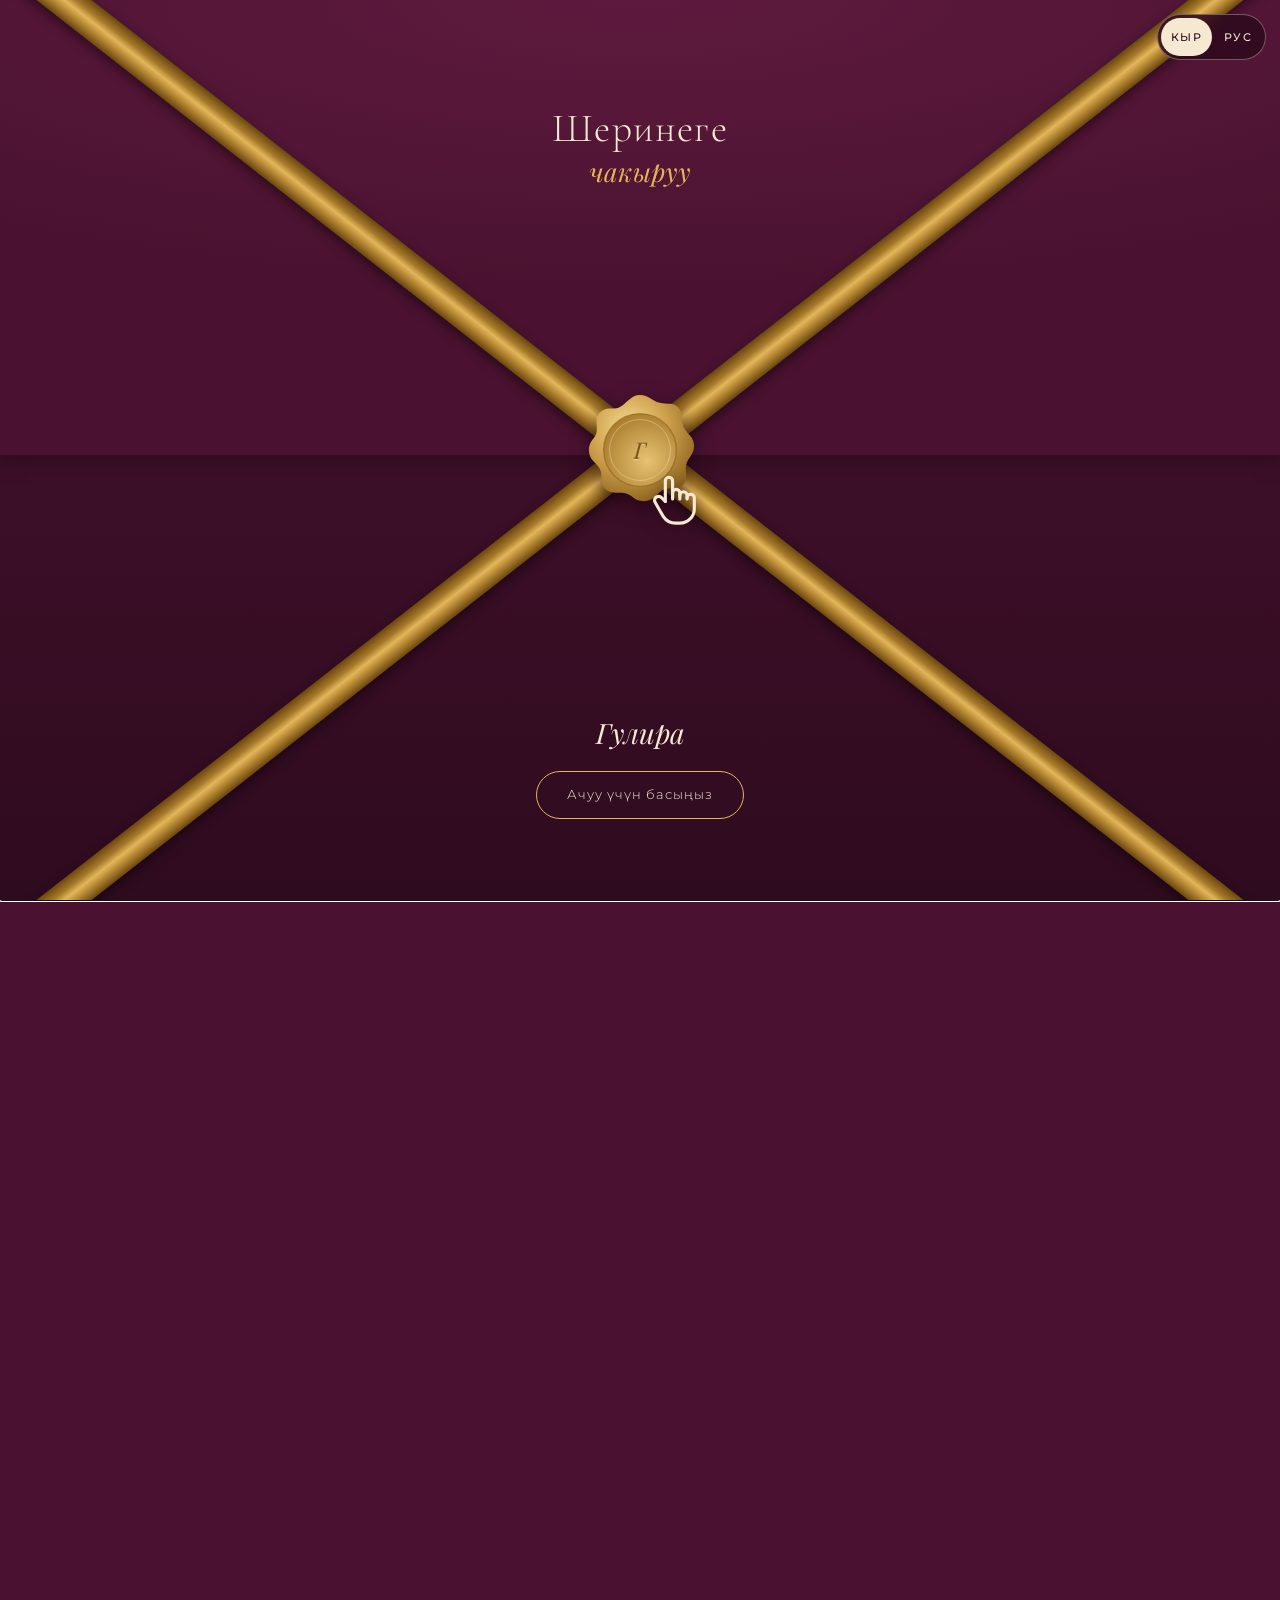
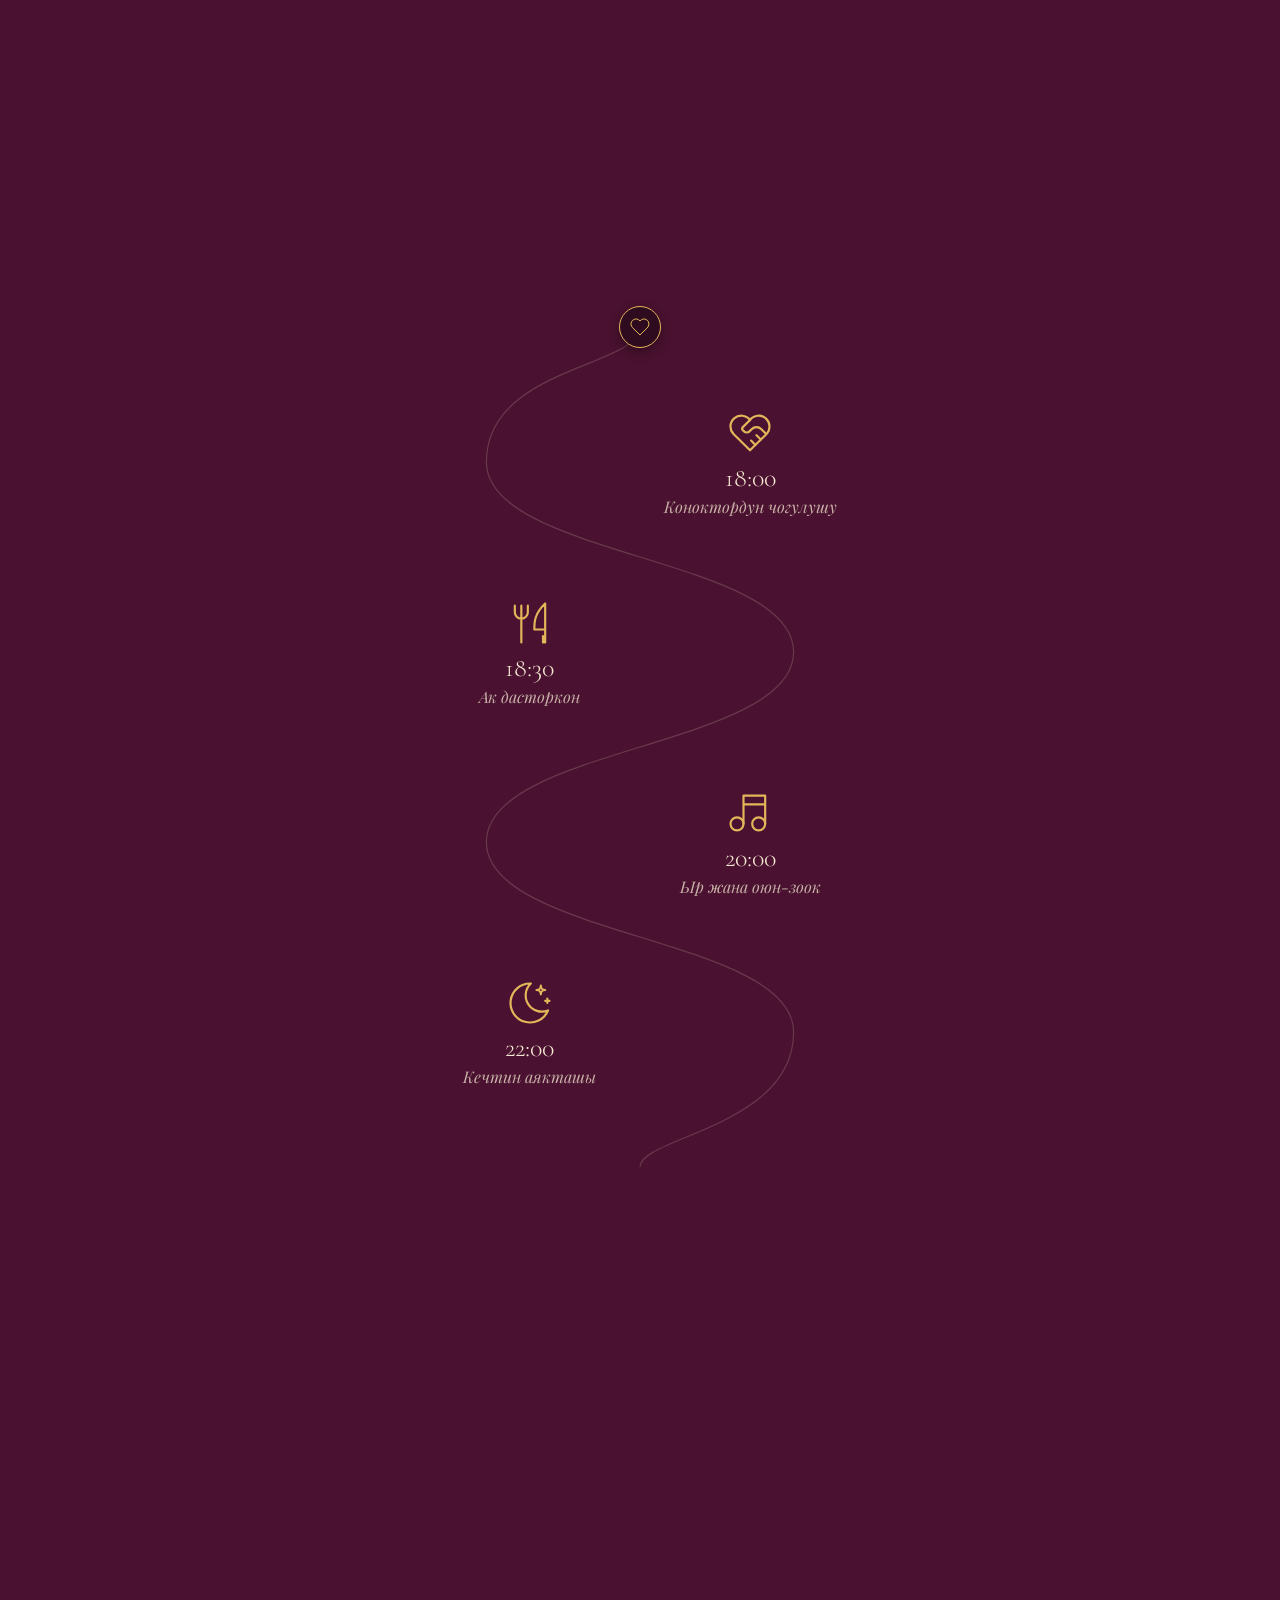
<file: index.html>
<!doctype html>
<html lang="ky" translate="no">
<head>
  <meta charset="utf-8">
  <meta name="viewport" content="width=device-width, initial-scale=1, viewport-fit=cover">
  <meta name="theme-color" content="#4a1230">
  <meta name="robots" content="noindex">
  <title>Гулирадагы шерине — чакыруу</title>
  <meta name="description" content="21-ноябрь, 2026 • 18:00 • «Ак-Өргө» кафеси, Бишкек">
  <meta property="og:title" content="Гулирадагы шерине — чакыруу">
  <meta property="og:description" content="21-ноябрь, 2026 • 18:00 • «Ак-Өргө» кафеси, Бишкек">
  <meta property="og:type" content="website">
  <meta property="og:locale" content="ky_KG">
  <link rel="icon" href="img/heart.svg" type="image/svg+xml">
  <link rel="preconnect" href="https://fonts.googleapis.com">
  <link rel="preconnect" href="https://fonts.gstatic.com" crossorigin>
  <link href="https://fonts.googleapis.com/css2?family=Playfair+Display:ital,wght@1,400;1,500&family=Cormorant+Garamond:ital,wght@0,400;0,500;1,400&family=Montserrat:wght@300;400;500&display=swap" rel="stylesheet">
  <link rel="stylesheet" href="style.css?v=20261109b">
</head>
<body class="locked">
<div class="lang" role="group" aria-label="Тил / Язык">
  <button type="button" data-lang="ky" aria-pressed="true">КЫР</button>
  <button type="button" data-lang="ru" aria-pressed="false">РУС</button>
</div>

<div class="progress" aria-hidden="true"><span></span></div>

<main class="page">

  <!-- ===== 1. Обложка: круг участников, очередь — у Гулиры ===== -->
  <section class="hero">
    <div class="hero-top">
      <p class="eyebrow" data-anim data-i18n="kicker">Шеринеге чакыруу</p>
    </div>
    <div class="ring" id="ring" data-anim></div>
    <div class="hero-bottom">
      <h1 class="names" data-anim>
        <span class="amp" data-i18n="turnIs">бул жолу кезек</span>
        <span data-i18n="hostLoc">Гулирада</span>
      </h1>
      <p class="hero-date" data-anim>21 · 11 · 2026</p>
    </div>
    <div class="scroll-cue" aria-hidden="true">
      <span data-i18n="scrollHint">Ылдый жылдырыңыз</span>
      <svg viewBox="0 0 24 24" fill="none" stroke="currentColor" stroke-width="1.6" stroke-linecap="round" stroke-linejoin="round"><path d="M6 9l6 6 6-6"/><path d="M6 4l6 6 6-6" opacity=".45"/></svg>
    </div>
    <div class="silk silk-bottom" aria-hidden="true"></div>
  </section>

  <!-- ===== 2. Обращение ===== -->
  <section class="block greet" data-anim>
    <h2 class="script-title" data-i18n="dearTitle">Урматтуу шерине мүчөлөрү!</h2>
    <p class="lead" data-i18n="dear">Кезектеги жолугушуубуз жакындап калды!</p>
    <p class="text" data-i18n="invite">Бул жолу кезек Гулирада. Сиздерди жылуу кечеге жана берекелүү ак дасторконго чакырабыз.</p>
  </section>

  <!-- ===== 3. Дата: открытка-календарь ===== -->
  <section class="date-card" data-anim>
    <p class="date-names">Гулира</p>
    <p class="date-sub" data-i18n="getting">шерине</p>
    <div class="cal" id="cal"></div>
    <p class="date-line"><span data-i18n="dateLine">21-ноябрь, 2026-жыл</span> <span class="sep">|</span> 18:00</p>
    <p class="date-day" data-i18n="weekday">Ишемби</p>
  </section>

  <!-- ===== 4. Таймер ===== -->
  <section class="block countdown" data-anim>
    <p class="eyebrow" data-i18n="until">Шеринеге чейин</p>
    <div class="timer" id="countdown" role="timer">
      <div class="timer-cell"><span class="timer-value" data-unit="d">00</span><span class="timer-unit" data-i18n="uD">күн</span></div>
      <div class="timer-cell"><span class="timer-value" data-unit="h">00</span><span class="timer-unit" data-i18n="uH">саат</span></div>
      <div class="timer-cell"><span class="timer-value" data-unit="m">00</span><span class="timer-unit" data-i18n="uM">мүнөт</span></div>
      <div class="timer-cell"><span class="timer-value" data-unit="s">00</span><span class="timer-unit" data-i18n="uS">секунд</span></div>
    </div>
  </section>

  <!-- ===== 5. Программа: змейка ===== -->
  <section class="timing" id="timing">
    <h2 class="script-title" data-anim data-i18n="timing">Кечтин тартиби</h2>
    <div class="snake" id="snake">
      <svg class="snake-svg" aria-hidden="true"><path class="snake-base"/><path class="snake-line" pathLength="1"/></svg>
      <div class="rose ico" aria-hidden="true" data-ico="heart"></div>
      <ol class="snake-items">
        <li data-icon="welcome"><span class="si-time">18:00</span><span class="si-text" data-i18n="t1">Коноктордун чогулушу</span></li>
        <li data-icon="dinner"><span class="si-time">18:30</span><span class="si-text" data-i18n="t2">Ак дасторкон</span></li>
        <li data-icon="music"><span class="si-time">20:00</span><span class="si-text" data-i18n="t3">Ыр жана оюн-зоок</span></li>
        <li data-icon="night"><span class="si-time">22:00</span><span class="si-text" data-i18n="t5">Кечтин аякташы</span></li>
      </ol>
    </div>
  </section>

  <!-- ===== 6. Место ===== -->
  <section class="block venue" data-anim>
    <h2 class="script-title" data-i18n="venue">Өтүүчү жери</h2>
    <span class="building ico" data-ico="venue"></span>
    <h3 class="venue-name" data-i18n="venueName">«Ак-Өргө» кафеси</h3>
    <p class="venue-address" data-i18n="address">Бишкек шаары, Чүй проспекти, 150</p>
    <a class="pill-btn" href="https://2gis.kg/bishkek" target="_blank" rel="noopener noreferrer"><span data-i18n="map">Картадан көрүү</span>
      <svg viewBox="0 0 24 24" fill="none" stroke="currentColor" stroke-width="1.8" stroke-linecap="round" stroke-linejoin="round" aria-hidden="true"><path d="M7 17L17 7"/><path d="M8 7h9v9"/></svg></a>
  </section>

  <!-- ===== 7. Детали ===== -->
  <section class="details" data-anim>
    <div class="details-bg" aria-hidden="true"></div>
    <span class="orn orn-horns" aria-hidden="true"></span>
    <h2 class="script-title" data-i18n="details">Кошумча маалымат</h2>
    <ol class="details-list">
      <li>
        <span class="dn ico" data-ico="gift"></span>
        <div class="dt">
          <p class="dt-head"><span class="dt-num">01</span> <span data-i18n="d1h">Белек</span></p>
          <p data-i18n="d1">Белек милдеттүү эмес. Эң негизгиси, өзүңүздүн келишиңиз жана жакшы маанайыңыз.</p>
        </div>
      </li>
      <li>
        <span class="dn ico" data-ico="welcome"></span>
        <div class="dt">
          <p class="dt-head"><span class="dt-num">02</span> <span data-i18n="d2h">Кийинки кезек</span></p>
          <p data-i18n="d2">Кечтин аягында кийинки шерине кимде өтөрүн чогуу чечебиз.</p>
        </div>
      </li>
    </ol>
  </section>

  <!-- ===== 8. Пожелание и подпись ===== -->
  <section class="block hosts" data-anim>
    <span class="orn orn-horns" aria-hidden="true"></span>
    <p class="text" data-i18n="wish">Жылуу маанайда отуруп, кенен сүйлөшүп, ынтымагыбызды дагы бекемдейли.</p>
    <p class="hosts-by" data-i18n="regards">Урматтоо менен,</p>
    <p class="hosts-names" data-i18n="hosts">Гулира</p>
  </section>

  <!-- ===== 9. Анкета ===== -->
  <section class="rsvp" id="rsvp" data-anim>
    <form class="form" novalidate>
      <div class="form-head">
        <h2 class="script-title" data-i18n="rsvp">Сурамжылоо</h2>
        <p data-i18n="rsvpSub">Шеринеге катышарыңызды билдирип коюңуз</p>
      </div>
      <label class="form-field"><span data-i18n="nameLabel">Аты-жөнүңүз</span>
        <input class="form-input" id="rsvp-name" type="text" name="name" autocomplete="name" placeholder="Мисалы: Асел Мамбетова" data-i18n-attr="placeholder:namePh" required>
      </label>
      <p class="form-question" id="rsvp-question" data-i18n="question">Жубайыңыз менен келсеңиз, экөөңүздүн тең аты-жөнүңүздү жазыңыз</p>
      <fieldset class="form-options" aria-labelledby="rsvp-question">
        <label class="form-option"><input type="radio" name="answer" value="Албетте, келем" required><span class="form-dot"></span><span data-i18n="a1">Албетте, келем</span></label>
        <label class="form-option"><input type="radio" name="answer" value="Жубайым менен келем"><span class="form-dot"></span><span data-i18n="a2">Жубайым менен келем</span></label>
        <label class="form-option"><input type="radio" name="answer" value="Келе албайм"><span class="form-dot"></span><span data-i18n="a3">Келе албайм</span></label>
      </fieldset>
      <button class="form-submit" type="submit" data-i18n="submit">Жоопту жөнөтүү</button>
      <p class="form-note" role="status" aria-live="polite"></p>
    </form>
  </section>

  <section class="block finale" data-anim>
    <span class="orn orn-band" aria-hidden="true"></span>
    <p class="footer-names">Ынтымагыбыз бекем болсун!</p>
    <p class="eyebrow">21 · 11 · 2026</p>
  </section>

  <!-- ===== Реклама: заказать такое же приглашение ===== -->
  <aside class="promo" data-anim>
    <p class="promo-title" data-i18n="adTitle">Ушундай чакыруу керекпи?</p>
    <p class="promo-text" data-i18n="adText">Каалаган татаалдыктагы сайт-чакырууларды жасайм — жазыңыз:</p>
    <div class="promo-btns">
      <a class="promo-btn" href="https://wa.me/996703170304" target="_blank" rel="noopener">
        <svg viewBox="0 0 24 24" aria-hidden="true"><path d="M3 21l1.65 -3.8a9 9 0 1 1 3.4 2.9l-5.05 .9"/><path d="M9 10a.5 .5 0 0 0 1 0v-1a.5 .5 0 0 0 -1 0v1a5 5 0 0 0 5 5h1a.5 .5 0 0 0 0 -1h-1a.5 .5 0 0 0 0 1"/></svg>WhatsApp</a>
    </div>
    <p class="promo-phone">+996 703 170 304</p>
  </aside>

  <p class="sr-only">Гулирадагы шерине, 21.11.2026, саат 18:00, «Ак-Өргө» кафеси, Бишкек</p>
</main>

<!-- ===== Плавающая кнопка «Жооп берүү»: видна, пока анкета ниже экрана ===== -->
<a class="rsvp-float" href="#rsvp" data-i18n="rsvpBtn">Жооп берүү</a>

<!-- ===== Конверт: ленты крест-накрест и сургучная печать ===== -->
<button type="button" class="envelope" data-open="false" aria-label="Ачуу үчүн басыңыз" data-i18n-attr="aria-label:open">
  <span class="env-half env-top"></span>
  <span class="env-half env-bottom"></span>
  <span class="ribbon ribbon-a"></span>
  <span class="ribbon ribbon-b"></span>
  <span class="env-title">
    <span class="env-kicker" data-i18n="envKicker">Шеринеге</span>
    <span class="env-script" data-i18n="envScript">чакыруу</span>
  </span>
  <span class="seal" aria-hidden="true">
    <svg viewBox="0 0 120 120">
      <defs>
        <radialGradient id="wax" cx="38%" cy="32%" r="75%">
          <stop offset="0" stop-color="#f6dc96"/><stop offset=".45" stop-color="#d2a650"/><stop offset="1" stop-color="#8a5f1c"/>
        </radialGradient>
        <radialGradient id="waxIn" cx="60%" cy="65%" r="70%">
          <stop offset="0" stop-color="#e7c272"/><stop offset="1" stop-color="#a87a2c"/>
        </radialGradient>
      </defs>
      <path d="M60 4c9 0 12 6 20 8s15-1 20 6 1 13 5 20 10 9 10 18-6 11-8 19 3 15-4 21-13 1-20 5-9 11-19 11-11-6-19-8-15 2-21-5-1-13-5-20-11-9-11-19 7-11 8-19-3-14 4-20 13-1 20-5 11-12 20-12z" fill="url(#wax)"/>
      <circle cx="60" cy="60" r="37" fill="url(#waxIn)" stroke="#8a5f1c" stroke-opacity=".55" stroke-width="1.5"/>
      <circle cx="60" cy="60" r="31" fill="none" stroke="#fbe7b0" stroke-opacity=".5" stroke-width=".8"/>
    </svg>
    <span class="seal-text">Г</span>
  </span>
  <!-- рука-подсказка «нажмите» (Tabler hand-finger, MIT) -->
  <span class="tap-hand" aria-hidden="true">
    <span class="tap-ripple"></span>
    <svg viewBox="0 0 24 24" fill="none" stroke="currentColor" stroke-width="1.3" stroke-linecap="round" stroke-linejoin="round"><path d="M8 13v-8.5a1.5 1.5 0 0 1 3 0v7.5"/><path d="M11 11.5v-2a1.5 1.5 0 1 1 3 0v2.5"/><path d="M14 10.5a1.5 1.5 0 0 1 3 0v1.5"/><path d="M17 11.5a1.5 1.5 0 0 1 3 0v4.5a6 6 0 0 1 -6 6h-2h.208a6 6 0 0 1 -5.012 -2.7l-.196 -.3c-.312 -.479 -1.407 -2.388 -3.286 -5.728a1.5 1.5 0 0 1 .536 -2.022a1.867 1.867 0 0 1 2.28 .28l1.47 1.47"/></svg>
  </span>
  <span class="env-bottom-text">
    <span class="env-names">Гулира</span>
    <span class="env-hint" data-i18n="open">Ачуу үчүн басыңыз</span>
  </span>
</button>

<script src="app.js?v=20261109b"></script>
</body>
</html>
</file>
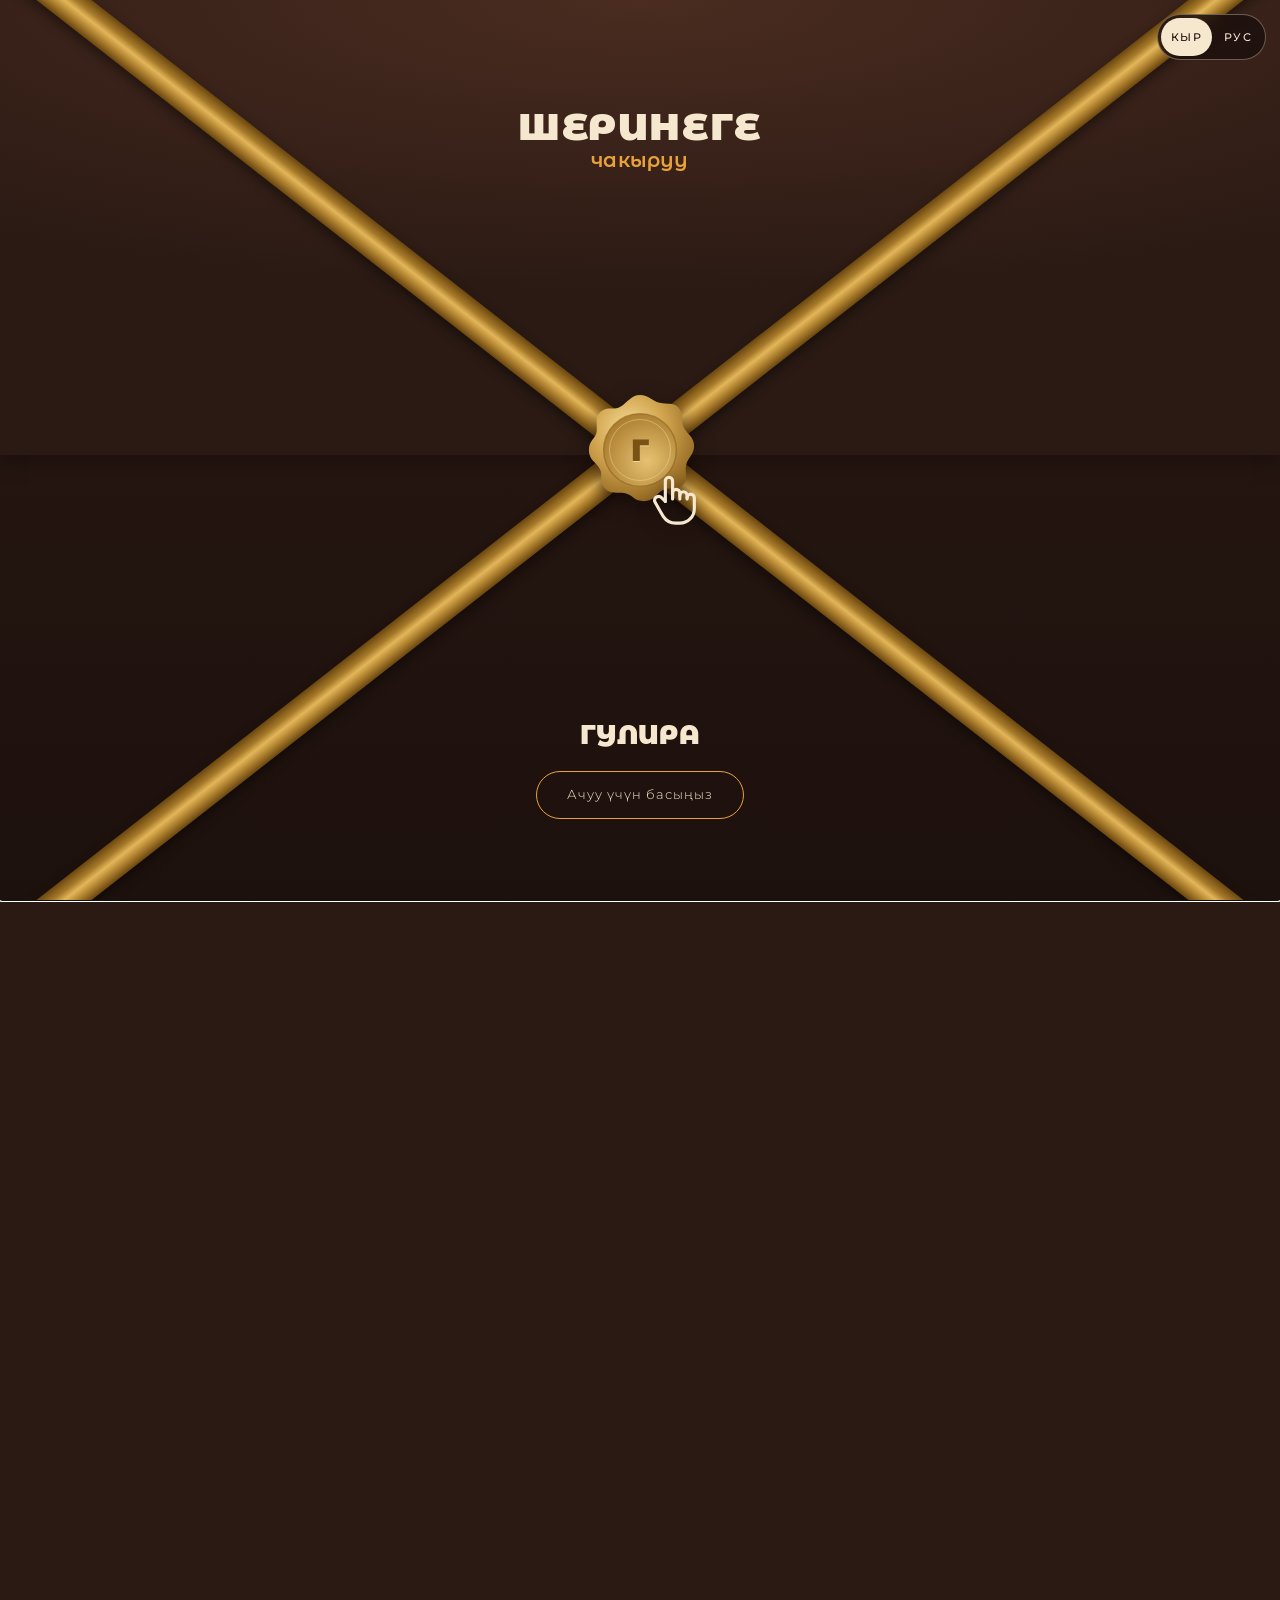
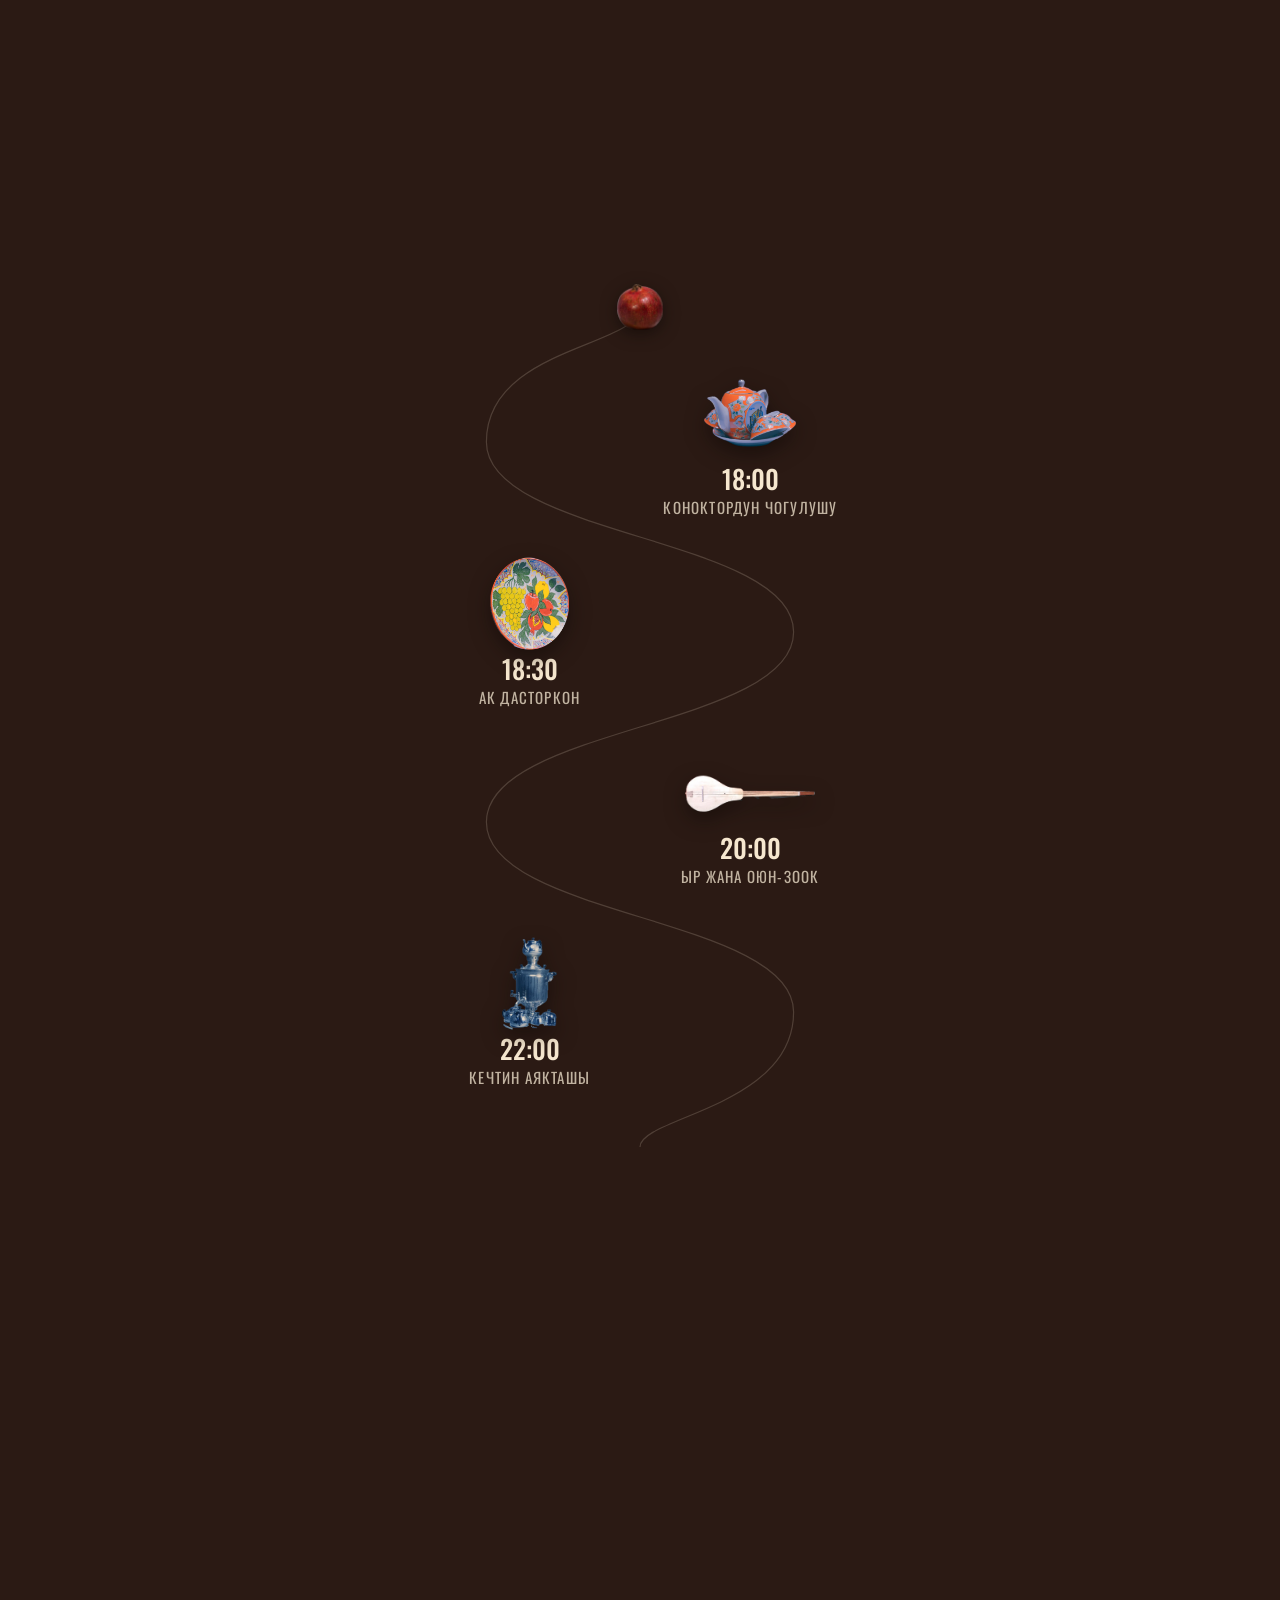
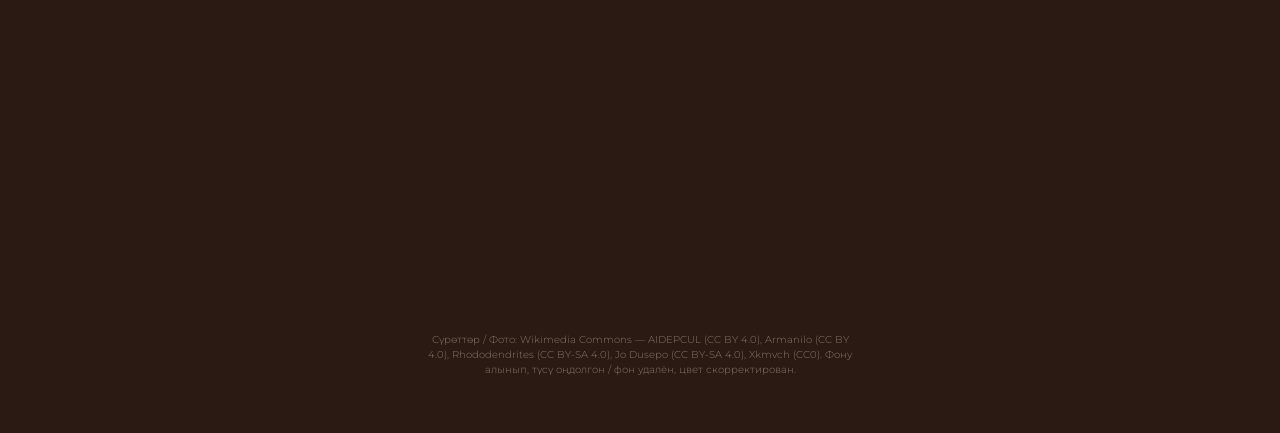
<file: posidelki/index.html>
<!doctype html>
<html lang="ky" translate="no">
<head>
  <meta charset="utf-8">
  <meta name="viewport" content="width=device-width, initial-scale=1, viewport-fit=cover">
  <meta name="theme-color" content="#2b1a14">
  <meta name="robots" content="noindex">
  <title>Гулирадагы шерине — чакыруу</title>
  <meta name="description" content="21-ноябрь, 2026 • 18:00 • «Ак-Өргө» кафеси, Бишкек">
  <meta property="og:title" content="Гулирадагы шерине — чакыруу">
  <meta property="og:description" content="21-ноябрь, 2026 • 18:00 • «Ак-Өргө» кафеси, Бишкек">
  <meta property="og:type" content="website">
  <meta property="og:locale" content="ky_KG">
  <link rel="icon" href="img/heart.svg" type="image/svg+xml">
  <link rel="preconnect" href="https://fonts.googleapis.com">
  <link rel="preconnect" href="https://fonts.gstatic.com" crossorigin>
  <link href="https://fonts.googleapis.com/css2?family=Montserrat+Alternates:wght@600;800;900&family=Oswald:wght@400;500;600&family=Montserrat:wght@300;400;500&display=swap" rel="stylesheet">
  <link rel="stylesheet" href="style.css?v=20261109p2">
</head>
<body class="locked">
<div class="lang" role="group" aria-label="Тил / Язык">
  <button type="button" data-lang="ky" aria-pressed="true">КЫР</button>
  <button type="button" data-lang="ru" aria-pressed="false">РУС</button>
</div>

<div class="progress" aria-hidden="true"><span></span></div>

<main class="page">

  <!-- ===== 1. Обложка: круг участников, очередь — у Гулиры ===== -->
  <section class="hero">
    <div class="hero-top">
      <p class="eyebrow" data-anim data-i18n="kicker">Шеринеге чакыруу</p>
    </div>
    <!-- натюрморт: дастархан собирается после открытия конверта -->
    <div class="still" aria-hidden="true">
      <span class="table-top"></span>
      <img class="it it-samovar" style="--i:0" src="img/samovar.webp" alt="">
      <img class="it it-lagan" style="--i:1" src="img/lagan-pomegranate.webp" alt="">
      <img class="it it-teapot" style="--i:2" src="img/teapot-orange.webp" alt="">
      <img class="it it-non" style="--i:3" src="img/non.webp" alt="">
      <img class="it it-pialas" style="--i:4" src="img/piala-stack.webp" alt="">
      <img class="it it-boorsok" style="--i:5" src="img/boorsok.webp" alt="">
      <img class="it it-anar" style="--i:6" src="img/pomegranate.webp" alt="">
    </div>
    <div class="hero-bottom">
      <h1 class="names" data-anim>
        <span class="amp" data-i18n="turnIs">бул жолу кезек</span>
        <span data-i18n="hostLoc">Гулирада</span>
      </h1>
      <p class="hero-date" data-anim>21 · 11 · 2026</p>
    </div>
    <div class="scroll-cue" aria-hidden="true">
      <span data-i18n="scrollHint">Ылдый жылдырыңыз</span>
      <svg viewBox="0 0 24 24" fill="none" stroke="currentColor" stroke-width="1.6" stroke-linecap="round" stroke-linejoin="round"><path d="M6 9l6 6 6-6"/><path d="M6 4l6 6 6-6" opacity=".45"/></svg>
    </div>
    <div class="silk silk-bottom" aria-hidden="true"></div>
  </section>

  <!-- ===== 2. Обращение ===== -->
  <section class="block greet" data-anim>
    <img class="deco deco-r spin" src="img/lagan-blue2.webp" alt="" aria-hidden="true">
    <h2 class="script-title" data-i18n="dearTitle">Урматтуу шерине мүчөлөрү!</h2>
    <p class="lead" data-i18n="dear">Кезектеги жолугушуубуз жакындап калды!</p>
    <p class="text" data-i18n="invite">Бул жолу кезек Гулирада. Сиздерди жылуу кечеге жана берекелүү ак дасторконго чакырабыз.</p>
  </section>

  <!-- ===== 3. Дата: открытка-календарь ===== -->
  <section class="date-card" data-anim>
    <p class="date-names">Гулира</p>
    <p class="date-sub" data-i18n="getting">шерине</p>
    <div class="cal" id="cal"></div>
    <p class="date-line"><span data-i18n="dateLine">21-ноябрь, 2026-жыл</span> <span class="sep">|</span> 18:00</p>
    <p class="date-day" data-i18n="weekday">Ишемби</p>
  </section>

  <!-- ===== 4. Таймер ===== -->
  <section class="block countdown" data-anim>
    <img class="deco deco-l" src="img/piala-yellow.webp" alt="" aria-hidden="true">
    <p class="eyebrow" data-i18n="until">Шеринеге чейин</p>
    <div class="timer" id="countdown" role="timer">
      <div class="timer-cell"><span class="timer-value" data-unit="d">00</span><span class="timer-unit" data-i18n="uD">күн</span></div>
      <div class="timer-cell"><span class="timer-value" data-unit="h">00</span><span class="timer-unit" data-i18n="uH">саат</span></div>
      <div class="timer-cell"><span class="timer-value" data-unit="m">00</span><span class="timer-unit" data-i18n="uM">мүнөт</span></div>
      <div class="timer-cell"><span class="timer-value" data-unit="s">00</span><span class="timer-unit" data-i18n="uS">секунд</span></div>
    </div>
  </section>

  <!-- ===== 5. Программа: змейка ===== -->
  <section class="timing" id="timing">
    <h2 class="script-title" data-anim data-i18n="timing">Кечтин тартиби</h2>
    <div class="snake" id="snake">
      <svg class="snake-svg" aria-hidden="true"><path class="snake-base"/><path class="snake-line" pathLength="1"/></svg>
      <img class="rose" src="img/pomegranate.webp" alt="" aria-hidden="true">
      <ol class="snake-items">
        <li data-img="img/teapot-orange.webp"><span class="si-time">18:00</span><span class="si-text" data-i18n="t1">Коноктордун чогулушу</span></li>
        <li data-img="img/lagan-grapes.webp"><span class="si-time">18:30</span><span class="si-text" data-i18n="t2">Ак дасторкон</span></li>
        <li data-img="img/komuz.webp" class="wide"><span class="si-time">20:00</span><span class="si-text" data-i18n="t3">Ыр жана оюн-зоок</span></li>
        <li data-img="img/samovar.webp"><span class="si-time">22:00</span><span class="si-text" data-i18n="t5">Кечтин аякташы</span></li>
      </ol>
    </div>
  </section>

  <!-- ===== 6. Место ===== -->
  <section class="block venue" data-anim>
    <h2 class="script-title" data-i18n="venue">Өтүүчү жери</h2>
    <img class="venue-img" src="img/jug.webp" alt="" aria-hidden="true">
    <h3 class="venue-name" data-i18n="venueName">«Ак-Өргө» кафеси</h3>
    <p class="venue-address" data-i18n="address">Бишкек шаары, Чүй проспекти, 150</p>
    <a class="pill-btn" href="https://2gis.kg/bishkek" target="_blank" rel="noopener noreferrer"><span data-i18n="map">Картадан көрүү</span>
      <svg viewBox="0 0 24 24" fill="none" stroke="currentColor" stroke-width="1.8" stroke-linecap="round" stroke-linejoin="round" aria-hidden="true"><path d="M7 17L17 7"/><path d="M8 7h9v9"/></svg></a>
  </section>

  <!-- ===== 7. Детали ===== -->
  <section class="details" data-anim>
    <img class="deco deco-detail spin" src="img/lagan-blue.webp" alt="" aria-hidden="true">
    <div class="details-bg" aria-hidden="true"></div>
    <span class="orn orn-horns" aria-hidden="true"></span>
    <h2 class="script-title" data-i18n="details">Кошумча маалымат</h2>
    <ol class="details-list">
      <li>
        <span class="dn ico" data-ico="gift"></span>
        <div class="dt">
          <p class="dt-head"><span class="dt-num">01</span> <span data-i18n="d1h">Белек</span></p>
          <p data-i18n="d1">Белек милдеттүү эмес. Эң негизгиси, өзүңүздүн келишиңиз жана жакшы маанайыңыз.</p>
        </div>
      </li>
      <li>
        <span class="dn ico" data-ico="welcome"></span>
        <div class="dt">
          <p class="dt-head"><span class="dt-num">02</span> <span data-i18n="d2h">Кийинки кезек</span></p>
          <p data-i18n="d2">Кечтин аягында кийинки шерине кимде өтөрүн чогуу чечебиз.</p>
        </div>
      </li>
    </ol>
  </section>

  <!-- ===== 8. Пожелание и подпись ===== -->
  <section class="block hosts" data-anim>
    <span class="orn orn-horns" aria-hidden="true"></span>
    <p class="text" data-i18n="wish">Жылуу маанайда отуруп, кенен сүйлөшүп, ынтымагыбызды дагы бекемдейли.</p>
    <p class="hosts-by" data-i18n="regards">Урматтоо менен,</p>
    <p class="hosts-names" data-i18n="hosts">Гулира</p>
  </section>

  <!-- ===== 9. Анкета ===== -->
  <section class="rsvp" id="rsvp" data-anim>
    <form class="form" novalidate>
      <div class="form-head">
        <h2 class="script-title" data-i18n="rsvp">Сурамжылоо</h2>
        <p data-i18n="rsvpSub">Шеринеге катышарыңызды билдирип коюңуз</p>
      </div>
      <label class="form-field"><span data-i18n="nameLabel">Аты-жөнүңүз</span>
        <input class="form-input" id="rsvp-name" type="text" name="name" autocomplete="name" placeholder="Мисалы: Асел Мамбетова" data-i18n-attr="placeholder:namePh" required>
      </label>
      <p class="form-question" id="rsvp-question" data-i18n="question">Жубайыңыз менен келсеңиз, экөөңүздүн тең аты-жөнүңүздү жазыңыз</p>
      <fieldset class="form-options" aria-labelledby="rsvp-question">
        <label class="form-option"><input type="radio" name="answer" value="Албетте, келем" required><span class="form-dot"></span><span data-i18n="a1">Албетте, келем</span></label>
        <label class="form-option"><input type="radio" name="answer" value="Жубайым менен келем"><span class="form-dot"></span><span data-i18n="a2">Жубайым менен келем</span></label>
        <label class="form-option"><input type="radio" name="answer" value="Келе албайм"><span class="form-dot"></span><span data-i18n="a3">Келе албайм</span></label>
      </fieldset>
      <button class="form-submit" type="submit" data-i18n="submit">Жоопту жөнөтүү</button>
      <p class="form-note" role="status" aria-live="polite"></p>
    </form>
  </section>

  <section class="block finale" data-anim>
    <div class="finale-pair" aria-hidden="true"><img src="img/piala-red.webp" alt=""><img src="img/pomegranate.webp" alt=""></div>
    <span class="orn orn-band" aria-hidden="true"></span>
    <p class="footer-names">Ынтымагыбыз бекем болсун!</p>
    <p class="eyebrow">21 · 11 · 2026</p>
  </section>

  <!-- ===== Реклама: заказать такое же приглашение ===== -->
  <aside class="promo" data-anim>
    <p class="promo-title" data-i18n="adTitle">Ушундай чакыруу керекпи?</p>
    <p class="promo-text" data-i18n="adText">Каалаган татаалдыктагы сайт-чакырууларды жасайм — жазыңыз:</p>
    <div class="promo-btns">
      <a class="promo-btn" href="https://wa.me/996703170304" target="_blank" rel="noopener">
        <svg viewBox="0 0 24 24" aria-hidden="true"><path d="M3 21l1.65 -3.8a9 9 0 1 1 3.4 2.9l-5.05 .9"/><path d="M9 10a.5 .5 0 0 0 1 0v-1a.5 .5 0 0 0 -1 0v1a5 5 0 0 0 5 5h1a.5 .5 0 0 0 0 -1h-1a.5 .5 0 0 0 0 1"/></svg>WhatsApp</a>
    </div>
    <p class="promo-phone">+996 703 170 304</p>
  </aside>

  <p class="credits">Сүрөттөр / Фото: Wikimedia Commons — AIDEPCUL (CC BY 4.0), Armanilo (CC BY 4.0), Rhododendrites (CC BY-SA 4.0), Jo Dusepo (CC BY-SA 4.0), Xkmvch (CC0). Фону алынып, түсү оңдолгон / фон удалён, цвет скорректирован.</p>

  <p class="sr-only">Гулирадагы шерине, 21.11.2026, саат 18:00, «Ак-Өргө» кафеси, Бишкек</p>
</main>

<!-- ===== Плавающая кнопка «Жооп берүү»: видна, пока анкета ниже экрана ===== -->
<a class="rsvp-float" href="#rsvp" data-i18n="rsvpBtn">Жооп берүү</a>

<!-- ===== Конверт: ленты крест-накрест и сургучная печать ===== -->
<button type="button" class="envelope" data-open="false" aria-label="Ачуу үчүн басыңыз" data-i18n-attr="aria-label:open">
  <span class="env-half env-top"></span>
  <span class="env-half env-bottom"></span>
  <span class="ribbon ribbon-a"></span>
  <span class="ribbon ribbon-b"></span>
  <span class="env-title">
    <span class="env-kicker" data-i18n="envKicker">Шеринеге</span>
    <span class="env-script" data-i18n="envScript">чакыруу</span>
  </span>
  <span class="seal" aria-hidden="true">
    <svg viewBox="0 0 120 120">
      <defs>
        <radialGradient id="wax" cx="38%" cy="32%" r="75%">
          <stop offset="0" stop-color="#f6dc96"/><stop offset=".45" stop-color="#d2a650"/><stop offset="1" stop-color="#8a5f1c"/>
        </radialGradient>
        <radialGradient id="waxIn" cx="60%" cy="65%" r="70%">
          <stop offset="0" stop-color="#e7c272"/><stop offset="1" stop-color="#a87a2c"/>
        </radialGradient>
      </defs>
      <path d="M60 4c9 0 12 6 20 8s15-1 20 6 1 13 5 20 10 9 10 18-6 11-8 19 3 15-4 21-13 1-20 5-9 11-19 11-11-6-19-8-15 2-21-5-1-13-5-20-11-9-11-19 7-11 8-19-3-14 4-20 13-1 20-5 11-12 20-12z" fill="url(#wax)"/>
      <circle cx="60" cy="60" r="37" fill="url(#waxIn)" stroke="#8a5f1c" stroke-opacity=".55" stroke-width="1.5"/>
      <circle cx="60" cy="60" r="31" fill="none" stroke="#fbe7b0" stroke-opacity=".5" stroke-width=".8"/>
    </svg>
    <span class="seal-text">Г</span>
  </span>
  <!-- рука-подсказка «нажмите» (Tabler hand-finger, MIT) -->
  <span class="tap-hand" aria-hidden="true">
    <span class="tap-ripple"></span>
    <svg viewBox="0 0 24 24" fill="none" stroke="currentColor" stroke-width="1.3" stroke-linecap="round" stroke-linejoin="round"><path d="M8 13v-8.5a1.5 1.5 0 0 1 3 0v7.5"/><path d="M11 11.5v-2a1.5 1.5 0 1 1 3 0v2.5"/><path d="M14 10.5a1.5 1.5 0 0 1 3 0v1.5"/><path d="M17 11.5a1.5 1.5 0 0 1 3 0v4.5a6 6 0 0 1 -6 6h-2h.208a6 6 0 0 1 -5.012 -2.7l-.196 -.3c-.312 -.479 -1.407 -2.388 -3.286 -5.728a1.5 1.5 0 0 1 .536 -2.022a1.867 1.867 0 0 1 2.28 .28l1.47 1.47"/></svg>
  </span>
  <span class="env-bottom-text">
    <span class="env-names">Гулира</span>
    <span class="env-hint" data-i18n="open">Ачуу үчүн басыңыз</span>
  </span>
</button>

<script src="app.js?v=20261109p2"></script>
</body>
</html>
</file>
<file: style.css>
:root {
  --red: #4a1230;          /* тёмно-винный (слива) — фон */
  --red-deep: #2f0b1f;     /* глубокий — блоки, шёлк в тени */
  --red-night: #1c0612;    /* зал со свечами */
  --champagne: #f6e9d2;    /* буквы */
  --champagne-2: #e3b65a;  /* акценты, линии */
  --soft: rgba(246, 233, 210, .74);
  --line: rgba(246, 233, 210, .35);
  --ease-settle: cubic-bezier(.19, 1, .22, 1);
  --font-body: "Montserrat", "Helvetica Neue", Arial, sans-serif;
  --font-display: "Cormorant Garamond", Georgia, serif;
  /* Playfair Display Italic: красиво и читается, есть ү ө ң (в Great Vibes и Marck Script «ү» нет) */
  --font-script: "Playfair Display", "Cormorant Garamond", Georgia, serif;
}

*, *::before, *::after { box-sizing: border-box; margin: 0; padding: 0; }
html { -webkit-text-size-adjust: 100%; text-size-adjust: 100%; overscroll-behavior-y: none; -webkit-tap-highlight-color: transparent; }
html, body { background: var(--red); overflow-x: clip; }
body {
  color: var(--champagne);
  font-family: var(--font-body);
  font-weight: 300;
  line-height: 1.5;
  -webkit-font-smoothing: antialiased;
  -moz-osx-font-smoothing: grayscale;
}
body.locked { overflow: hidden; }
button, input { font: inherit; color: inherit; background: none; border: 0; }
img, svg { display: block; }

.page { max-width: 480px; margin-inline: auto; display: flex; flex-direction: column; gap: 72px; padding-bottom: 56px; }

/* ---------- общие ---------- */
.eyebrow { font-size: 11px; letter-spacing: .32em; text-transform: uppercase; color: var(--champagne-2); }
.script-title { font-family: var(--font-script); font-style: italic; font-weight: 400; font-size: 34px; line-height: 1.2; color: var(--champagne); }
.text { font-size: 15px; line-height: 1.75; color: var(--soft); }
.lead { font-family: var(--font-display); font-style: italic; font-size: 21px; line-height: 1.4; }
.block { display: flex; flex-direction: column; align-items: center; gap: 18px; padding-inline: 28px; text-align: center; }

/* ---------- шёлк: складки красной ткани, медленно колышутся ---------- */
.silk { position: absolute; left: 0; right: 0; height: 120px; pointer-events: none; overflow: hidden; }
.silk svg { position: absolute; left: -10%; width: 120%; height: 100%; }
.silk-bottom { bottom: -1px; }
.silk-top { top: -1px; transform: scaleY(-1); }
.silk .fold-a { animation: sway 9s ease-in-out infinite alternate; }
.silk .fold-b { animation: sway 12s ease-in-out -4s infinite alternate-reverse; }
.silk .fold-c { animation: sway 15s ease-in-out -2s infinite alternate; }
@keyframes sway { from { transform: translateX(-3%); } to { transform: translateX(3%); } }

/* ---------- 1. обложка ---------- */
.hero {
  position: relative; min-height: 100vh; min-height: 100svh;
  padding: 70px 24px 130px;
  display: flex; flex-direction: column; align-items: center; justify-content: space-between; gap: 16px; text-align: center;
  overflow: hidden; background: var(--red);
}
/* фото чёрно-белое, как в примере; сверху и снизу уходит в красный — текст читается */
.hero-photo { position: absolute; inset: 0 0 24% 0; z-index: 0; overflow: hidden; } /* фото стартует увеличенным — без обрезки его край торчал из-под градиента */
.hero-photo img { width: 100%; height: 100%; object-fit: cover; object-position: 50% 68%; filter: grayscale(1) contrast(1.08) brightness(.95); transform: scale(1.06); animation: hero-zoom 14s ease-out forwards; }
.hero-photo::after {
  content: ""; position: absolute; inset: 0;
  background:
    linear-gradient(to bottom, rgba(47, 11, 31, .85) 0%, rgba(47, 11, 31, 0) 22%, rgba(74, 18, 48, 0) 58%, rgba(74, 18, 48, .8) 74%, var(--red) 88%, var(--red) 100%);
}
@keyframes hero-zoom { to { transform: scale(1); } }
.hero-top, .hero-bottom { position: relative; z-index: 1; display: flex; flex-direction: column; align-items: center; gap: 10px; }
.hero .names, .hero .bismillah { text-shadow: 0 2px 14px rgba(20, 2, 12, .55); }
.bismillah { font-family: var(--font-display); font-style: italic; font-size: 19px; color: var(--champagne-2); }
.monogram { position: relative; width: 150px; height: 150px; margin: 6px 0; display: flex; align-items: center; justify-content: center; color: var(--champagne-2); }
.monogram-ring { position: absolute; inset: 0; width: 100%; height: 100%; }
.monogram-ring circle:first-child { stroke-dasharray: 1; stroke-dashoffset: 1; transition: stroke-dashoffset 2.2s cubic-bezier(.45, 0, .25, 1) .4s; }
.monogram.is-in .monogram-ring circle:first-child { stroke-dashoffset: 0; }
.monogram span { font-family: var(--font-display); font-size: 56px; font-weight: 400; color: var(--champagne); letter-spacing: .02em; }
.monogram i { font-family: var(--font-script); font-style: italic; font-style: normal; font-size: 34px; color: var(--champagne-2); margin: 0 4px; }
.names { display: flex; flex-direction: column; align-items: center; font-family: var(--font-script); font-style: italic; font-weight: 400; font-size: 46px; line-height: 1.15; }
.names .amp { font-size: 30px; color: var(--champagne-2); margin: -6px 0; }
.hero-date { font-size: 14px; letter-spacing: .32em; color: var(--champagne-2); }

/* ---------- фото пары: две карточки внахлёст ---------- */
.photos { position: relative; height: 470px; margin-inline: 20px; }
.photo { position: absolute; margin: 0; padding: 8px 8px 30px; background: var(--champagne); border-radius: 4px; box-shadow: 0 18px 40px rgba(20, 2, 12, .45); }
.photo img { display: block; width: 100%; height: 100%; object-fit: cover; border-radius: 2px; }
.photo-a { left: 0; top: 0; width: 60%; height: 330px; transform: rotate(-4deg); }
.photo-a img { object-position: 62% 50%; }
.photo-b { right: 0; bottom: 0; width: 56%; height: 330px; transform: rotate(4deg); }
.photo-b img { object-position: 50% 60%; }
.photos.is-in .photo-a { animation: drop-a 1.4s var(--ease-settle) both; }
.photos.is-in .photo-b { animation: drop-b 1.4s var(--ease-settle) .25s both; }
@keyframes drop-a { from { transform: rotate(-10deg) translateY(40px); opacity: 0; } to { transform: rotate(-4deg); opacity: 1; } }
@keyframes drop-b { from { transform: rotate(10deg) translateY(40px); opacity: 0; } to { transform: rotate(4deg); opacity: 1; } }

/* ---------- 2. приветствие ---------- */
.greet { gap: 16px; }
.greet .text { max-width: 340px; }

/* ---------- 3. открытка-календарь ---------- */
.date-card {
  margin-inline: 20px; padding: 38px 22px 32px;
  border-radius: 18px; background: var(--champagne); color: var(--red-deep);
  box-shadow: 0 24px 50px rgba(20, 2, 12, .35);
  display: flex; flex-direction: column; align-items: center; text-align: center;
  position: relative;
}
.date-card::before { content: ""; position: absolute; top: 14px; left: 50%; width: 12px; height: 12px; margin-left: -6px; border-radius: 50%; background: var(--red); box-shadow: inset 0 1px 2px rgba(0, 0, 0, .3); }
.date-names { margin-top: 10px; font-family: var(--font-script); font-style: italic; font-size: 28px; line-height: 1.15; color: var(--red); }
.date-sub { margin-top: 2px; font-family: var(--font-display); font-style: italic; font-size: 20px; }
.cal { margin-top: 22px; width: 100%; max-width: 300px; display: grid; grid-template-columns: repeat(7, minmax(0, 1fr)); row-gap: 4px; }
.cal-wd { font-size: 10px; letter-spacing: .08em; color: rgba(47, 11, 31, .6); padding-bottom: 8px; }
.cal-day { position: relative; height: 34px; display: flex; align-items: center; justify-content: center; font-family: var(--font-display); font-size: 19px; }
.cal-day-mark { color: var(--red); font-weight: 500; }
.cal-heart { position: absolute; left: 50%; top: 50%; width: 46px; height: 46px; margin: -24px 0 0 -23px; overflow: visible; color: var(--red); }
.cal-heart path { stroke-dasharray: 1; stroke-dashoffset: 1; transition: stroke-dashoffset 1.6s cubic-bezier(.45, 0, .25, 1) .6s; }
.is-in .cal-heart path { stroke-dashoffset: 0; }
.is-in .cal-heart { animation: beat 2.2s ease-in-out 2.4s infinite; }
.date-line { margin-top: 20px; font-family: var(--font-display); font-size: 20px; }
.date-line .sep { margin: 0 6px; opacity: .5; }
.date-day { margin-top: 2px; font-size: 11px; letter-spacing: .28em; text-transform: uppercase; color: rgba(47, 11, 31, .7); }

/* ---------- 4. таймер в кружках ---------- */
.timer { width: 100%; display: grid; grid-template-columns: repeat(4, minmax(0, 1fr)); gap: 10px; justify-items: center; }
.timer-cell { width: 100%; max-width: 74px; aspect-ratio: 1; border: 1px solid var(--line); border-radius: 50%; display: flex; flex-direction: column; align-items: center; justify-content: center; gap: 2px; }
.timer-value { font-family: var(--font-display); font-size: 28px; line-height: 1; font-variant-numeric: tabular-nums; }
.timer-unit { font-size: 10px; color: var(--soft); }

/* ---------- 5. тайминг: змейка с розой ---------- */
.timing { display: flex; flex-direction: column; align-items: center; gap: 8px; }
.snake { position: relative; width: 100%; }
.snake-svg { position: absolute; inset: 0; width: 100%; height: 100%; overflow: visible; }
.snake-base { fill: none; stroke: var(--champagne); stroke-opacity: .18; stroke-width: 1.2; }
.snake-line { fill: none; stroke: var(--champagne); stroke-width: 1.4; stroke-linecap: round; stroke-dasharray: 1; stroke-dashoffset: 1; }
.rose { position: absolute; left: 0; top: 0; width: 42px; height: 42px; margin: -21px 0 0 -21px; z-index: 2; padding: 8px; border-radius: 50%; background: var(--red-deep); border: 1px solid var(--champagne-2); box-shadow: 0 4px 12px rgba(20, 2, 12, .45); will-change: transform; }
.rose svg path, .rose svg circle { stroke-dashoffset: 0 !important; }
.snake-items { list-style: none; position: relative; }
.snake-items li {
  position: absolute; width: 46%; display: flex; flex-direction: column; align-items: center; gap: 6px; text-align: center;
  transform: translateY(-50%); opacity: 0; transition: opacity 1s ease, transform 1.2s var(--ease-settle);
}
.snake-items li.is-in { opacity: 1; }
.si-icon { width: 52px; height: 52px; }
.si-time { font-family: var(--font-display); font-size: 26px; line-height: 1; }
.si-text { font-family: var(--font-script); font-style: italic; font-size: 16px; line-height: 1.25; color: var(--soft); }

/* ---------- иконки: тонкая линия шампань, прорисовываются при появлении ---------- */
.ico { display: block; color: var(--champagne-2); }
.ico svg { width: 100%; height: 100%; overflow: visible; }
.ico svg * { stroke-dasharray: 1; stroke-dashoffset: 1; transition: stroke-dashoffset 1.6s cubic-bezier(.45, 0, .25, 1) .2s; }
.is-in .ico svg *, .is-in.ico svg * { stroke-dashoffset: 0; }

/* ---------- 6. локация ---------- */
.venue { gap: 14px; }
.building { width: 92px; height: 92px; margin: 2px 0 4px; }
.venue-name { font-family: var(--font-display); font-weight: 500; font-size: 32px; line-height: 1.1; }
.venue-address { font-size: 14px; line-height: 1.7; color: var(--soft); }
.pill-btn {
  margin-top: 6px; min-height: 48px; padding: 0 28px; border-radius: 999px;
  background: var(--champagne); color: var(--red-deep);
  font-size: 13px; font-weight: 500; letter-spacing: .06em; text-decoration: none;
  display: inline-flex; align-items: center; gap: 10px;
  animation: beat 2.4s ease-in-out infinite;
}
.pill-btn svg { width: 14px; height: 14px; }

/* ---------- 7. детали: карточка на затемнённом фото со свечами ---------- */
.details {
  position: relative; overflow: hidden; isolation: isolate;
  margin-inline: 16px; padding: 40px 20px 30px; border-radius: 24px;
  border: 1px solid var(--line);
  display: flex; flex-direction: column; align-items: center; gap: 14px; text-align: center;
  box-shadow: 0 24px 50px rgba(20, 2, 12, .4);
}
.details-bg { position: absolute; inset: -20px; z-index: -1; }
.details-bg { background: radial-gradient(90% 60% at 50% 0%, #6b1f48, var(--red-deep) 70%); }
.details-list { list-style: none; width: 100%; display: flex; flex-direction: column; gap: 12px; margin-top: 6px; }
.details-list li {
  display: flex; align-items: flex-start; gap: 14px; text-align: left;
  padding: 16px 16px 16px 14px; border-radius: 16px;
  background: rgba(246, 233, 210, .06); border: 1px solid rgba(227, 182, 90, .28);
  -webkit-backdrop-filter: blur(4px); backdrop-filter: blur(4px);
}
.dn { flex: none; width: 46px; height: 46px; padding: 10px; border-radius: 50%; border: 1px solid rgba(227, 182, 90, .45); }
.dt { display: flex; flex-direction: column; gap: 6px; }
.dt-head { font-family: var(--font-script); font-style: italic; font-size: 19px; line-height: 1.2; color: var(--champagne); }
.dt-num { font-family: var(--font-body); font-style: normal; font-size: 10px; letter-spacing: .2em; color: var(--champagne-2); vertical-align: 3px; margin-right: 4px; }
.dt p:last-child { font-size: 13.5px; line-height: 1.65; color: var(--soft); }

/* ---------- halal wedding ---------- */
.halal {
  margin-inline: 16px; padding: 30px 22px 26px; border-radius: 24px;
  border: 1px solid rgba(227, 182, 90, .45); background: rgba(47, 11, 31, .55);
  display: flex; flex-direction: column; align-items: center; gap: 12px; text-align: center;
}
.halal-ico { width: 40px; height: 40px; }
.halal-title { font-family: var(--font-body); font-weight: 500; font-size: 15px; letter-spacing: .32em; color: var(--champagne); }
.halal p { font-size: 14px; line-height: 1.7; color: var(--soft); max-width: 330px; }

/* ---------- 8. дресс-код ---------- */
.swatches { display: flex; flex-wrap: wrap; gap: 18px 8px; justify-content: center; max-width: 340px; margin: 10px auto 0; }
.swatches .sw { width: 76px; }
.sw { display: flex; flex-direction: column; align-items: center; gap: 8px; cursor: pointer; padding: 0; -webkit-tap-highlight-color: transparent; }
.sw::before { transition: transform .4s var(--ease-settle), box-shadow .4s ease; }
.sw.is-active::before { transform: scale(1.12); box-shadow: 0 0 0 2px var(--red), 0 0 0 3.5px var(--champagne), 0 6px 14px rgba(20, 2, 12, .35); }
.sw.is-active b { color: var(--champagne); }
.sw:focus-visible { outline: none; }
.sw:focus-visible::before { box-shadow: 0 0 0 2px var(--red), 0 0 0 4px var(--champagne); }

/* образ: одна и та же пара без фона, меняется только цвет одежды.
   Новый образ проявляется поверх прежнего, прежний остаётся под ним целиком — силуэт не просвечивает */
.look {
  position: relative; width: min(60%, 200px); aspect-ratio: 368 / 856; margin: 6px auto 4px;
  filter: drop-shadow(0 14px 18px rgba(20, 2, 12, .35));
}
.look img {
  position: absolute; inset: 0; width: 100%; height: 100%; object-fit: contain;
  opacity: 0; z-index: 0;
}
.look img.is-prev { opacity: 1; z-index: 1; }
.look img.is-shown { opacity: 1; z-index: 2; transition: opacity .9s ease; }
.sw::before {
  content: ""; width: 54px; height: 54px; border-radius: 50%;
  background: radial-gradient(circle at 35% 30%, rgba(255, 255, 255, .35), transparent 45%), var(--c);
  box-shadow: 0 0 0 1px var(--line), 0 6px 14px rgba(20, 2, 12, .35);
}
.sw b { font-weight: 400; font-size: 11px; letter-spacing: .08em; color: var(--soft); }

/* ---------- 9. подпись ---------- */
.hosts { gap: 14px; }
.hosts-by { margin-top: 6px; font-size: 11px; letter-spacing: .28em; text-transform: uppercase; color: var(--champagne-2); }
.hosts-names { font-family: var(--font-script); font-style: italic; font-size: 28px; line-height: 1.2; }

/* ---------- 10. анкета ---------- */
.rsvp { margin-inline: 16px; padding: 34px 22px 28px; border-radius: 24px; background: var(--red-deep); border: 1px solid var(--line); }
.form { display: flex; flex-direction: column; gap: 18px; }
.form-head { text-align: center; display: flex; flex-direction: column; gap: 6px; font-size: 14px; color: var(--soft); }
.form-field { display: flex; flex-direction: column; gap: 8px; font-size: 12px; letter-spacing: .06em; }
.form-input {
  height: 48px; border-radius: 12px; padding: 0 16px;
  background: var(--champagne); color: var(--red-deep);
  font-size: 16px; letter-spacing: 0; outline: none; appearance: none;
  border: 2px solid transparent;
}
.form-input::placeholder { color: #9b7a8a; }
.form-input:focus-visible { border-color: var(--champagne-2); }
.form-input.invalid { border-color: #ffb3a1; }
.form-question { font-size: 12px; line-height: 1.5; color: var(--soft); }
.form-options { border: 0; display: flex; flex-direction: column; gap: 8px; }
.form-option {
  position: relative; min-height: 48px; padding: 0 16px;
  display: flex; align-items: center; gap: 12px;
  border-radius: 12px; border: 1px solid var(--line);
  font-size: 15px; cursor: pointer; transition: background .2s, border-color .2s;
}
.form-option:has(input:checked) { border-color: var(--champagne); background: rgba(246, 233, 210, .1); }
.form-option input { position: absolute; opacity: 0; width: 1px; height: 1px; }
.form-dot { flex: none; width: 18px; height: 18px; border-radius: 50%; border: 1.5px solid var(--champagne); transition: box-shadow .2s, background .2s; }
.form-option input:checked + .form-dot { background: var(--champagne); box-shadow: inset 0 0 0 4px var(--red-deep); }
.form-option input:focus-visible + .form-dot { outline: 2px solid var(--champagne); outline-offset: 3px; }
.form-submit {
  margin-top: 4px; min-height: 52px; border-radius: 999px;
  background: var(--champagne); color: var(--red-deep);
  font-size: 14px; font-weight: 500; letter-spacing: .06em; cursor: pointer;
}
.form-submit:disabled { opacity: .6; cursor: default; }
.form-note { text-align: center; font-size: 13px; }
.form-note:empty { display: none; }
.form-done { padding: 40px 0; text-align: center; font-size: 18px; line-height: 1.5; }

.finale { gap: 14px; }
.footer-names { font-family: var(--font-script); font-style: italic; font-size: 26px; line-height: 1.15; }

/* ---------- появление по скроллу ---------- */
[data-anim] { opacity: 0; transform: translateY(36px); transition: opacity 1.2s var(--ease-settle), transform 1.6s var(--ease-settle); }
[data-anim].is-in { opacity: 1; transform: none; }
.hero [data-anim]:nth-child(2) { transition-delay: .15s; }
.hero [data-anim]:nth-child(3) { transition-delay: .3s; }
.hero [data-anim]:nth-child(4) { transition-delay: .5s; }
.hero [data-anim]:nth-child(5) { transition-delay: .7s; }

@keyframes blink-slow { from { opacity: .45; } to { opacity: 1; } }
@keyframes beat { 0%, 100% { transform: scale(1); } 50% { transform: scale(1.07); } }

/* ---------- конверт: ленты крест-накрест и сургуч ---------- */
.envelope {
  position: fixed; inset: 0; z-index: 100;
  width: 100%; height: 100vh; height: 100dvh;
  padding: 0; border: 0; overflow: hidden; cursor: pointer; color: var(--champagne);
  transition: visibility 0s linear 1.9s;
}
.env-half {
  position: absolute; left: 0; right: 0; height: 50.5%;
  background: var(--red);
  transition: transform 1.3s cubic-bezier(.7, 0, .2, 1) .55s;
}
.env-top { top: 0; background: radial-gradient(120% 90% at 50% 0%, #5e1a3e, var(--red) 70%); box-shadow: 0 6px 18px rgba(20, 2, 12, .35); z-index: 1; }
.env-bottom { bottom: 0; background: linear-gradient(to bottom, #3d0f28, var(--red-deep)); }
.ribbon {
  position: absolute; left: 50%; top: 50%; z-index: 2;
  width: 260vmax; height: 34px; margin: -17px 0 0 -130vmax;
  background: linear-gradient(to bottom, #6b470f, #a77a2a 30%, #e3b65a 50%, #b98a35 70%, #6b470f);
  box-shadow: 0 4px 12px rgba(0, 0, 0, .45);
  transition: transform 1s cubic-bezier(.6, 0, .3, 1), opacity .8s ease .3s;
}
.ribbon-a { transform: rotate(38deg); }
.ribbon-b { transform: rotate(-38deg); }
.env-title { position: absolute; z-index: 3; left: 0; right: 0; top: max(70px, 12vh); display: flex; flex-direction: column; align-items: center; transition: opacity .6s ease; }
.env-kicker { font-family: var(--font-display); font-size: 40px; line-height: 1; letter-spacing: .04em; }
.env-script { font-family: var(--font-script); font-style: italic; font-size: 26px; color: var(--champagne-2); margin-top: 4px; }
.seal {
  position: absolute; z-index: 4; left: 50%; top: 50%;
  width: 118px; height: 118px; margin: -59px 0 0 -59px;
  filter: drop-shadow(0 6px 10px rgba(20, 2, 12, .55));
  transition: transform .7s var(--ease-settle), opacity .5s ease;
  animation: seal-breathe 2.6s ease-in-out infinite;
}
.seal svg { width: 100%; height: 100%; }
.seal-text { position: absolute; inset: 0; display: flex; align-items: center; justify-content: center; font-family: var(--font-script); font-style: italic; font-size: 22px; color: #7a5214; text-shadow: 0 1px 0 rgba(255, 240, 200, .6), 0 -1px 0 rgba(90, 55, 10, .4); }
@keyframes seal-breathe { 0%, 100% { transform: scale(1); } 50% { transform: scale(1.05); } }
.env-bottom-text { position: absolute; z-index: 3; left: 0; right: 0; bottom: max(56px, 9vh); display: flex; flex-direction: column; align-items: center; gap: 22px; padding-inline: 24px; transition: opacity .6s ease; }
.env-names { font-family: var(--font-script); font-style: italic; font-size: 28px; line-height: 1.15; text-align: center; }
.env-hint {
  min-height: 48px; padding: 0 30px; border-radius: 999px;
  border: 1px solid var(--champagne-2);
  display: inline-flex; align-items: center;
  font-size: 13px; letter-spacing: .08em;
  animation: blink-slow 1.6s ease-in-out infinite alternate;
}
.envelope[data-open="true"] { visibility: hidden; pointer-events: none; }
.envelope[data-open="true"] .seal { animation: none; transform: scale(1.35); opacity: 0; }
.envelope[data-open="true"] .ribbon-a { transform: rotate(38deg) translateX(140vmax); opacity: 0; }
.envelope[data-open="true"] .ribbon-b { transform: rotate(-38deg) translateX(-140vmax); opacity: 0; }
.envelope[data-open="true"] .env-title, .envelope[data-open="true"] .env-bottom-text { opacity: 0; }
.envelope[data-open="true"] .env-top { transform: translateY(-102%); }
.envelope[data-open="true"] .env-bottom { transform: translateY(102%); }

.sr-only { position: absolute; width: 1px; height: 1px; margin: -1px; overflow: hidden; clip-path: inset(50%); white-space: nowrap; }

/* ---------- кнопка музыки: всегда под рукой, справа внизу ---------- */
.sound-btn {
  position: fixed; z-index: 110; right: 16px; bottom: max(16px, env(safe-area-inset-bottom));
  width: 46px; height: 46px; border-radius: 50%;
  background: rgba(47, 11, 31, .88); border: 1px solid var(--line); color: var(--champagne);
  -webkit-backdrop-filter: blur(6px); backdrop-filter: blur(6px);
  display: flex; align-items: center; justify-content: center; cursor: pointer;
  animation: blink-slow 2.5s ease-in-out infinite alternate;
}
.sound-btn svg { width: 20px; height: 20px; }
.sound-btn[data-playing="true"] { animation: none; }
.sound-wave { transition: opacity .35s; }
.sound-btn[data-playing="false"] .sound-wave { opacity: .25; }
body.locked .sound-btn { opacity: 0; pointer-events: none; }

/* ---------- переключатель языка ---------- */
.lang {
  position: fixed; z-index: 120;
  top: max(14px, env(safe-area-inset-top)); right: 14px;
  display: flex; padding: 3px; gap: 2px;
  border-radius: 999px; background: rgba(47, 11, 31, .88);
  border: 1px solid var(--line);
  -webkit-backdrop-filter: blur(6px); backdrop-filter: blur(6px);
  transition: opacity .4s, transform .4s var(--ease-settle);
}
.lang button {
  min-width: 46px; min-height: 38px; padding: 0 10px; border-radius: 999px;
  font-size: 11px; font-weight: 500; letter-spacing: .12em; color: var(--champagne); cursor: pointer;
  transition: background .25s, color .25s;
}
.lang button[aria-pressed="true"] { background: var(--champagne); color: var(--red-deep); }
.lang button:focus-visible { outline: 2px solid var(--champagne); outline-offset: 2px; }
body.scrolled .lang { opacity: 0; transform: translateY(-10px); pointer-events: none; }

/* ---------- кыргызский орнамент «кочкор мүйүз» ---------- */
.orn { display: block; color: var(--champagne-2); }
.orn svg { width: 100%; height: 100%; overflow: visible; }
.orn-band { width: 210px; height: 31px; }
.orn-horns { width: 72px; height: 36px; }
.orn path { stroke-dasharray: 1; stroke-dashoffset: 1; transition: stroke-dashoffset 1.5s cubic-bezier(.45, 0, .25, 1) calc(var(--d, 0s) + .25s); }
.orn-grow { transform-box: fill-box; transform-origin: 50% 100%; transform: scale(.55); opacity: .4; transition: transform 2s var(--ease-settle) .25s, opacity 1s ease .25s; }
.is-in .orn path, .orn.is-in path { stroke-dashoffset: 0; }
.is-in .orn-grow, .orn.is-in .orn-grow { transform: none; opacity: 1; }

@media (max-width: 360px) {
  .names { font-size: 40px; }
  .date-names { font-size: 25px; }
  .script-title { font-size: 30px; }
  .timer-value { font-size: 24px; }
}

@media (prefers-reduced-motion: reduce) {
  [data-anim], .snake-items li { opacity: 1 !important; transform: none !important; transition: none !important; }
  .pill-btn, .env-hint, .seal, .hero-photo img, .photos.is-in .photo, .is-in .cal-heart, .silk * { animation: none !important; }
  .orn path, .cal-heart path, .monogram-ring circle, .ico svg * { stroke-dashoffset: 0 !important; transition: none !important; }
  .orn-grow { transform: none !important; opacity: 1 !important; transition: none !important; }
  .env-half, .ribbon { transition-duration: .3s !important; transition-delay: 0s !important; }
}

/* ===== Реклама в самом низу: заказать такое же приглашение ===== */
.promo { display: flex; flex-direction: column; align-items: center; gap: 10px; margin: 8px 28px 0; padding: 26px 0 34px; border-top: 1px solid rgba(227, 182, 90, .35); text-align: center; }
.promo-title { font-family: var(--font-display); font-style: italic; font-size: 20px; color: var(--champagne); }
.promo-text { font-size: 13px; line-height: 1.5; color: var(--champagne-2); max-width: 280px; }
.promo-btns { display: flex; gap: 10px; justify-content: center; flex-wrap: wrap; margin-top: 4px; }
.promo-btn { display: inline-flex; align-items: center; gap: 8px; padding: 10px 18px; border: 1px solid var(--champagne-2); border-radius: 999px; color: var(--champagne); font-size: 14px; letter-spacing: .04em; text-decoration: none; transition: background .25s ease, color .25s ease; }
.promo-btn svg { width: 18px; height: 18px; fill: none; stroke: currentColor; stroke-width: 1.6; stroke-linecap: round; stroke-linejoin: round; }
.promo-btn:hover, .promo-btn:focus-visible { background: var(--champagne); color: var(--red); outline: none; }
.promo-phone { font-size: 12px; letter-spacing: .12em; color: var(--champagne-2); opacity: .8; }

/* ===== Шерине: круг участников на обложке, очередь останавливается на хозяйке ===== */
.hero { background: radial-gradient(110% 70% at 50% 38%, #5e1a3e, var(--red) 70%); }
.names .amp { font-family: var(--font-display); font-size: 22px; letter-spacing: .04em; margin: 0 0 4px; }
.ring { position: relative; z-index: 1; width: min(78vw, 300px); aspect-ratio: 1; max-width: 100%; }
.ring svg { width: 100%; height: 100%; overflow: visible; }
.ring .seat { fill: rgba(246, 233, 210, .18); transition: fill .25s ease, r .25s ease; }
.ring .seat.on { fill: var(--champagne-2); }
.ring .table { fill: rgba(47, 11, 31, .6); stroke: rgba(227, 182, 90, .45); stroke-width: 1; }
.ring .table-in { fill: none; stroke: rgba(227, 182, 90, .35); stroke-width: 1; stroke-dasharray: 2 6; }
.ring text { font-family: var(--font-script); font-style: italic; font-size: 22px; fill: var(--champagne); }
.ring .ring-sub { font-family: var(--font-body); font-style: normal; font-size: 9px; letter-spacing: .3em; fill: var(--champagne-2); }

/* ===== Подсказки: что нажимать и что листать ===== */
/* обложка ниже экрана — снизу выглядывает следующий блок, страница «явно продолжается» */
.hero { min-height: 86vh; min-height: 86svh; }

/* рука на печати конверта: «нажимает» каждые 2,4 с */
.tap-hand { position: absolute; z-index: 5; left: calc(50% + 6px); top: calc(50% + 20px); width: 58px; height: 58px; color: var(--champagne); filter: drop-shadow(0 4px 8px rgba(20, 2, 12, .6)); animation: tap 2.4s ease-in-out infinite; transition: opacity .4s ease; pointer-events: none; }
.tap-hand svg { width: 100%; height: 100%; }
.tap-ripple { position: absolute; left: 12px; top: 4px; width: 14px; height: 14px; border-radius: 50%; border: 2px solid var(--champagne); opacity: 0; animation: ripple 2.4s ease-out infinite; }
@keyframes tap { 0%, 100% { transform: translate(14px, 16px); } 40% { transform: translate(0, 0) scale(1); } 50% { transform: translate(0, 0) scale(.88); } 60% { transform: translate(0, 0) scale(1); } }
@keyframes ripple { 0%, 45% { opacity: 0; transform: scale(.4); } 52% { opacity: .9; } 100% { opacity: 0; transform: scale(3.2); } }
.envelope[data-open="true"] .tap-hand { opacity: 0; animation: none; }
/* печать покачивается, если долго не нажимают */
.seal.nudge { animation: seal-wiggle .9s ease-in-out 2; }
@keyframes seal-wiggle { 0%, 100% { transform: rotate(0); } 20% { transform: rotate(-9deg) scale(1.06); } 40% { transform: rotate(8deg) scale(1.06); } 60% { transform: rotate(-5deg); } 80% { transform: rotate(3deg); } }

/* «листайте вниз» внизу обложки */
.scroll-cue { position: absolute; z-index: 3; left: 50%; bottom: 34px; transform: translateX(-50%); display: flex; flex-direction: column; align-items: center; gap: 2px; font-size: 11px; letter-spacing: .22em; text-transform: uppercase; color: var(--champagne); white-space: nowrap; text-shadow: 0 1px 6px rgba(20, 2, 12, .7); transition: opacity .5s ease; }
.scroll-cue svg { width: 28px; height: 28px; color: var(--champagne-2); animation: cue-bounce 1.6s ease-in-out infinite; }
@keyframes cue-bounce { 0%, 100% { transform: translateY(0); } 50% { transform: translateY(8px); } }
body.locked .scroll-cue, body.scrolled .scroll-cue { opacity: 0; }

/* полоска прогресса сверху */
.progress { position: fixed; z-index: 115; left: 0; right: 0; top: 0; height: calc(3px + env(safe-area-inset-top, 0px)); pointer-events: none; }
.progress span { position: absolute; left: 0; right: 0; bottom: 0; height: 3px; background: var(--champagne-2); transform: scaleX(0); transform-origin: 0 50%; }
body.locked .progress { opacity: 0; }

/* плавающая кнопка «Жооп берүү» */
.rsvp-float {
  position: fixed; z-index: 105; left: 50%; bottom: calc(16px + env(safe-area-inset-bottom, 0px));
  min-height: 50px; padding: 0 28px; border-radius: 999px;
  display: inline-flex; align-items: center; white-space: nowrap;
  background: var(--champagne); color: var(--red-deep); text-decoration: none;
  font-size: 14px; font-weight: 500; letter-spacing: .06em;
  box-shadow: 0 10px 26px rgba(20, 2, 12, .55);
  transform: translate(-50%, 140%); opacity: 0; pointer-events: none;
  transition: transform .5s var(--ease-settle), opacity .4s ease;
}
.rsvp-float.show { transform: translate(-50%, 0); opacity: 1; pointer-events: auto; }
.rsvp-float:focus-visible { outline: 2px solid var(--champagne); outline-offset: 3px; }

@media (prefers-reduced-motion: reduce) {
  .tap-hand, .tap-ripple, .scroll-cue svg, .seal.nudge { animation: none !important; }
  .tap-hand { transform: none; }
}
</file>
<file: posidelki/style.css>
:root {
  --red: #2b1a14;          /* тёплый тёмно-коричневый, как чайхана вечером — фон */
  --red-deep: #1d110d;     /* глубокий — блоки, шёлк в тени */
  --red-night: #140b08;    /* зал со свечами */
  --champagne: #f6e7cf;    /* буквы */
  --champagne-2: #e9a23b;  /* акценты, линии */
  --soft: rgba(246, 233, 210, .74);
  --line: rgba(246, 233, 210, .35);
  --ease-settle: cubic-bezier(.19, 1, .22, 1);
  --font-body: "Montserrat", "Helvetica Neue", Arial, sans-serif;
  --font-display: "Cormorant Garamond", Georgia, serif;
  /* Playfair Display Italic: красиво и читается, есть ү ө ң (в Great Vibes и Marck Script «ү» нет) */
  --font-script: "Playfair Display", "Cormorant Garamond", Georgia, serif;
}

*, *::before, *::after { box-sizing: border-box; margin: 0; padding: 0; }
html { -webkit-text-size-adjust: 100%; text-size-adjust: 100%; overscroll-behavior-y: none; -webkit-tap-highlight-color: transparent; }
html, body { background: var(--red); overflow-x: clip; }
body {
  color: var(--champagne);
  font-family: var(--font-body);
  font-weight: 300;
  line-height: 1.5;
  -webkit-font-smoothing: antialiased;
  -moz-osx-font-smoothing: grayscale;
}
body.locked { overflow: hidden; }
button, input { font: inherit; color: inherit; background: none; border: 0; }
img, svg { display: block; }

.page { max-width: 480px; margin-inline: auto; display: flex; flex-direction: column; gap: 72px; padding-bottom: 56px; }

/* ---------- общие ---------- */
.eyebrow { font-size: 11px; letter-spacing: .32em; text-transform: uppercase; color: var(--champagne-2); }
.script-title { font-family: var(--font-script); font-style: italic; font-weight: 400; font-size: 34px; line-height: 1.2; color: var(--champagne); }
.text { font-size: 15px; line-height: 1.75; color: var(--soft); }
.lead { font-family: var(--font-display); font-style: italic; font-size: 21px; line-height: 1.4; }
.block { display: flex; flex-direction: column; align-items: center; gap: 18px; padding-inline: 28px; text-align: center; }

/* ---------- шёлк: складки красной ткани, медленно колышутся ---------- */
.silk { position: absolute; left: 0; right: 0; height: 120px; pointer-events: none; overflow: hidden; }
.silk svg { position: absolute; left: -10%; width: 120%; height: 100%; }
.silk-bottom { bottom: -1px; }
.silk-top { top: -1px; transform: scaleY(-1); }
.silk .fold-a { animation: sway 9s ease-in-out infinite alternate; }
.silk .fold-b { animation: sway 12s ease-in-out -4s infinite alternate-reverse; }
.silk .fold-c { animation: sway 15s ease-in-out -2s infinite alternate; }
@keyframes sway { from { transform: translateX(-3%); } to { transform: translateX(3%); } }

/* ---------- 1. обложка ---------- */
.hero {
  position: relative; min-height: 100vh; min-height: 100svh;
  padding: 70px 24px 130px;
  display: flex; flex-direction: column; align-items: center; justify-content: space-between; gap: 16px; text-align: center;
  overflow: hidden; background: var(--red);
}
/* фото чёрно-белое, как в примере; сверху и снизу уходит в красный — текст читается */
.hero-photo { position: absolute; inset: 0 0 24% 0; z-index: 0; overflow: hidden; } /* фото стартует увеличенным — без обрезки его край торчал из-под градиента */
.hero-photo img { width: 100%; height: 100%; object-fit: cover; object-position: 50% 68%; filter: grayscale(1) contrast(1.08) brightness(.95); transform: scale(1.06); animation: hero-zoom 14s ease-out forwards; }
.hero-photo::after {
  content: ""; position: absolute; inset: 0;
  background:
    linear-gradient(to bottom, rgba(29, 17, 13, .85) 0%, rgba(29, 17, 13, 0) 22%, rgba(43, 26, 20, 0) 58%, rgba(43, 26, 20, .8) 74%, var(--red) 88%, var(--red) 100%);
}
@keyframes hero-zoom { to { transform: scale(1); } }
.hero-top, .hero-bottom { position: relative; z-index: 1; display: flex; flex-direction: column; align-items: center; gap: 10px; }
.hero .names, .hero .bismillah { text-shadow: 0 2px 14px rgba(12, 6, 4, .55); }
.bismillah { font-family: var(--font-display); font-style: italic; font-size: 19px; color: var(--champagne-2); }
.monogram { position: relative; width: 150px; height: 150px; margin: 6px 0; display: flex; align-items: center; justify-content: center; color: var(--champagne-2); }
.monogram-ring { position: absolute; inset: 0; width: 100%; height: 100%; }
.monogram-ring circle:first-child { stroke-dasharray: 1; stroke-dashoffset: 1; transition: stroke-dashoffset 2.2s cubic-bezier(.45, 0, .25, 1) .4s; }
.monogram.is-in .monogram-ring circle:first-child { stroke-dashoffset: 0; }
.monogram span { font-family: var(--font-display); font-size: 56px; font-weight: 400; color: var(--champagne); letter-spacing: .02em; }
.monogram i { font-family: var(--font-script); font-style: italic; font-style: normal; font-size: 34px; color: var(--champagne-2); margin: 0 4px; }
.names { display: flex; flex-direction: column; align-items: center; font-family: var(--font-script); font-style: italic; font-weight: 400; font-size: 46px; line-height: 1.15; }
.names .amp { font-size: 30px; color: var(--champagne-2); margin: -6px 0; }
.hero-date { font-size: 14px; letter-spacing: .32em; color: var(--champagne-2); }

/* ---------- фото пары: две карточки внахлёст ---------- */
.photos { position: relative; height: 470px; margin-inline: 20px; }
.photo { position: absolute; margin: 0; padding: 8px 8px 30px; background: var(--champagne); border-radius: 4px; box-shadow: 0 18px 40px rgba(12, 6, 4, .45); }
.photo img { display: block; width: 100%; height: 100%; object-fit: cover; border-radius: 2px; }
.photo-a { left: 0; top: 0; width: 60%; height: 330px; transform: rotate(-4deg); }
.photo-a img { object-position: 62% 50%; }
.photo-b { right: 0; bottom: 0; width: 56%; height: 330px; transform: rotate(4deg); }
.photo-b img { object-position: 50% 60%; }
.photos.is-in .photo-a { animation: drop-a 1.4s var(--ease-settle) both; }
.photos.is-in .photo-b { animation: drop-b 1.4s var(--ease-settle) .25s both; }
@keyframes drop-a { from { transform: rotate(-10deg) translateY(40px); opacity: 0; } to { transform: rotate(-4deg); opacity: 1; } }
@keyframes drop-b { from { transform: rotate(10deg) translateY(40px); opacity: 0; } to { transform: rotate(4deg); opacity: 1; } }

/* ---------- 2. приветствие ---------- */
.greet { gap: 16px; }
.greet .text { max-width: 340px; }

/* ---------- 3. открытка-календарь ---------- */
.date-card {
  margin-inline: 20px; padding: 38px 22px 32px;
  border-radius: 18px; background: var(--champagne); color: var(--red-deep);
  box-shadow: 0 24px 50px rgba(12, 6, 4, .35);
  display: flex; flex-direction: column; align-items: center; text-align: center;
  position: relative;
}
.date-card::before { content: ""; position: absolute; top: 14px; left: 50%; width: 12px; height: 12px; margin-left: -6px; border-radius: 50%; background: var(--red); box-shadow: inset 0 1px 2px rgba(0, 0, 0, .3); }
.date-names { margin-top: 10px; font-family: var(--font-script); font-style: italic; font-size: 28px; line-height: 1.15; color: var(--red); }
.date-sub { margin-top: 2px; font-family: var(--font-display); font-style: italic; font-size: 20px; }
.cal { margin-top: 22px; width: 100%; max-width: 300px; display: grid; grid-template-columns: repeat(7, minmax(0, 1fr)); row-gap: 4px; }
.cal-wd { font-size: 10px; letter-spacing: .08em; color: rgba(29, 17, 13, .6); padding-bottom: 8px; }
.cal-day { position: relative; height: 34px; display: flex; align-items: center; justify-content: center; font-family: var(--font-display); font-size: 19px; }
.cal-day-mark { color: var(--red); font-weight: 500; }
.cal-heart { position: absolute; left: 50%; top: 50%; width: 46px; height: 46px; margin: -24px 0 0 -23px; overflow: visible; color: var(--red); }
.cal-heart path { stroke-dasharray: 1; stroke-dashoffset: 1; transition: stroke-dashoffset 1.6s cubic-bezier(.45, 0, .25, 1) .6s; }
.is-in .cal-heart path { stroke-dashoffset: 0; }
.is-in .cal-heart { animation: beat 2.2s ease-in-out 2.4s infinite; }
.date-line { margin-top: 20px; font-family: var(--font-display); font-size: 20px; }
.date-line .sep { margin: 0 6px; opacity: .5; }
.date-day { margin-top: 2px; font-size: 11px; letter-spacing: .28em; text-transform: uppercase; color: rgba(29, 17, 13, .7); }

/* ---------- 4. таймер в кружках ---------- */
.timer { width: 100%; display: grid; grid-template-columns: repeat(4, minmax(0, 1fr)); gap: 10px; justify-items: center; }
.timer-cell { width: 100%; max-width: 74px; aspect-ratio: 1; border: 1px solid var(--line); border-radius: 50%; display: flex; flex-direction: column; align-items: center; justify-content: center; gap: 2px; }
.timer-value { font-family: var(--font-display); font-size: 28px; line-height: 1; font-variant-numeric: tabular-nums; }
.timer-unit { font-size: 10px; color: var(--soft); }

/* ---------- 5. тайминг: змейка с розой ---------- */
.timing { display: flex; flex-direction: column; align-items: center; gap: 8px; }
.snake { position: relative; width: 100%; }
.snake-svg { position: absolute; inset: 0; width: 100%; height: 100%; overflow: visible; }
.snake-base { fill: none; stroke: var(--champagne); stroke-opacity: .18; stroke-width: 1.2; }
.snake-line { fill: none; stroke: var(--champagne); stroke-width: 1.4; stroke-linecap: round; stroke-dasharray: 1; stroke-dashoffset: 1; }
.rose { position: absolute; left: 0; top: 0; width: 42px; height: 42px; margin: -21px 0 0 -21px; z-index: 2; padding: 8px; border-radius: 50%; background: var(--red-deep); border: 1px solid var(--champagne-2); box-shadow: 0 4px 12px rgba(12, 6, 4, .45); will-change: transform; }
.rose svg path, .rose svg circle { stroke-dashoffset: 0 !important; }
.snake-items { list-style: none; position: relative; }
.snake-items li {
  position: absolute; width: 46%; display: flex; flex-direction: column; align-items: center; gap: 6px; text-align: center;
  transform: translateY(-50%); opacity: 0; transition: opacity 1s ease, transform 1.2s var(--ease-settle);
}
.snake-items li.is-in { opacity: 1; }
.si-icon { width: 52px; height: 52px; }
.si-time { font-family: var(--font-display); font-size: 26px; line-height: 1; }
.si-text { font-family: var(--font-script); font-style: italic; font-size: 16px; line-height: 1.25; color: var(--soft); }

/* ---------- иконки: тонкая линия шампань, прорисовываются при появлении ---------- */
.ico { display: block; color: var(--champagne-2); }
.ico svg { width: 100%; height: 100%; overflow: visible; }
.ico svg * { stroke-dasharray: 1; stroke-dashoffset: 1; transition: stroke-dashoffset 1.6s cubic-bezier(.45, 0, .25, 1) .2s; }
.is-in .ico svg *, .is-in.ico svg * { stroke-dashoffset: 0; }

/* ---------- 6. локация ---------- */
.venue { gap: 14px; }
.building { width: 92px; height: 92px; margin: 2px 0 4px; }
.venue-name { font-family: var(--font-display); font-weight: 500; font-size: 32px; line-height: 1.1; }
.venue-address { font-size: 14px; line-height: 1.7; color: var(--soft); }
.pill-btn {
  margin-top: 6px; min-height: 48px; padding: 0 28px; border-radius: 999px;
  background: var(--champagne); color: var(--red-deep);
  font-size: 13px; font-weight: 500; letter-spacing: .06em; text-decoration: none;
  display: inline-flex; align-items: center; gap: 10px;
  animation: beat 2.4s ease-in-out infinite;
}
.pill-btn svg { width: 14px; height: 14px; }

/* ---------- 7. детали: карточка на затемнённом фото со свечами ---------- */
.details {
  position: relative; overflow: hidden; isolation: isolate;
  margin-inline: 16px; padding: 40px 20px 30px; border-radius: 24px;
  border: 1px solid var(--line);
  display: flex; flex-direction: column; align-items: center; gap: 14px; text-align: center;
  box-shadow: 0 24px 50px rgba(12, 6, 4, .4);
}
.details-bg { position: absolute; inset: -20px; z-index: -1; }
.details-bg { background: radial-gradient(90% 60% at 50% 0%, #4f3021, var(--red-deep) 70%); }
.details-list { list-style: none; width: 100%; display: flex; flex-direction: column; gap: 12px; margin-top: 6px; }
.details-list li {
  display: flex; align-items: flex-start; gap: 14px; text-align: left;
  padding: 16px 16px 16px 14px; border-radius: 16px;
  background: rgba(246, 233, 210, .06); border: 1px solid rgba(233, 162, 59, .28);
  -webkit-backdrop-filter: blur(4px); backdrop-filter: blur(4px);
}
.dn { flex: none; width: 46px; height: 46px; padding: 10px; border-radius: 50%; border: 1px solid rgba(233, 162, 59, .45); }
.dt { display: flex; flex-direction: column; gap: 6px; }
.dt-head { font-family: var(--font-script); font-style: italic; font-size: 19px; line-height: 1.2; color: var(--champagne); }
.dt-num { font-family: var(--font-body); font-style: normal; font-size: 10px; letter-spacing: .2em; color: var(--champagne-2); vertical-align: 3px; margin-right: 4px; }
.dt p:last-child { font-size: 13.5px; line-height: 1.65; color: var(--soft); }

/* ---------- halal wedding ---------- */
.halal {
  margin-inline: 16px; padding: 30px 22px 26px; border-radius: 24px;
  border: 1px solid rgba(233, 162, 59, .45); background: rgba(29, 17, 13, .55);
  display: flex; flex-direction: column; align-items: center; gap: 12px; text-align: center;
}
.halal-ico { width: 40px; height: 40px; }
.halal-title { font-family: var(--font-body); font-weight: 500; font-size: 15px; letter-spacing: .32em; color: var(--champagne); }
.halal p { font-size: 14px; line-height: 1.7; color: var(--soft); max-width: 330px; }

/* ---------- 8. дресс-код ---------- */
.swatches { display: flex; flex-wrap: wrap; gap: 18px 8px; justify-content: center; max-width: 340px; margin: 10px auto 0; }
.swatches .sw { width: 76px; }
.sw { display: flex; flex-direction: column; align-items: center; gap: 8px; cursor: pointer; padding: 0; -webkit-tap-highlight-color: transparent; }
.sw::before { transition: transform .4s var(--ease-settle), box-shadow .4s ease; }
.sw.is-active::before { transform: scale(1.12); box-shadow: 0 0 0 2px var(--red), 0 0 0 3.5px var(--champagne), 0 6px 14px rgba(12, 6, 4, .35); }
.sw.is-active b { color: var(--champagne); }
.sw:focus-visible { outline: none; }
.sw:focus-visible::before { box-shadow: 0 0 0 2px var(--red), 0 0 0 4px var(--champagne); }

/* образ: одна и та же пара без фона, меняется только цвет одежды.
   Новый образ проявляется поверх прежнего, прежний остаётся под ним целиком — силуэт не просвечивает */
.look {
  position: relative; width: min(60%, 200px); aspect-ratio: 368 / 856; margin: 6px auto 4px;
  filter: drop-shadow(0 14px 18px rgba(12, 6, 4, .35));
}
.look img {
  position: absolute; inset: 0; width: 100%; height: 100%; object-fit: contain;
  opacity: 0; z-index: 0;
}
.look img.is-prev { opacity: 1; z-index: 1; }
.look img.is-shown { opacity: 1; z-index: 2; transition: opacity .9s ease; }
.sw::before {
  content: ""; width: 54px; height: 54px; border-radius: 50%;
  background: radial-gradient(circle at 35% 30%, rgba(255, 255, 255, .35), transparent 45%), var(--c);
  box-shadow: 0 0 0 1px var(--line), 0 6px 14px rgba(12, 6, 4, .35);
}
.sw b { font-weight: 400; font-size: 11px; letter-spacing: .08em; color: var(--soft); }

/* ---------- 9. подпись ---------- */
.hosts { gap: 14px; }
.hosts-by { margin-top: 6px; font-size: 11px; letter-spacing: .28em; text-transform: uppercase; color: var(--champagne-2); }
.hosts-names { font-family: var(--font-script); font-style: italic; font-size: 28px; line-height: 1.2; }

/* ---------- 10. анкета ---------- */
.rsvp { margin-inline: 16px; padding: 34px 22px 28px; border-radius: 24px; background: var(--red-deep); border: 1px solid var(--line); }
.form { display: flex; flex-direction: column; gap: 18px; }
.form-head { text-align: center; display: flex; flex-direction: column; gap: 6px; font-size: 14px; color: var(--soft); }
.form-field { display: flex; flex-direction: column; gap: 8px; font-size: 12px; letter-spacing: .06em; }
.form-input {
  height: 48px; border-radius: 12px; padding: 0 16px;
  background: var(--champagne); color: var(--red-deep);
  font-size: 16px; letter-spacing: 0; outline: none; appearance: none;
  border: 2px solid transparent;
}
.form-input::placeholder { color: #9c8476; }
.form-input:focus-visible { border-color: var(--champagne-2); }
.form-input.invalid { border-color: #ffb3a1; }
.form-question { font-size: 12px; line-height: 1.5; color: var(--soft); }
.form-options { border: 0; display: flex; flex-direction: column; gap: 8px; }
.form-option {
  position: relative; min-height: 48px; padding: 0 16px;
  display: flex; align-items: center; gap: 12px;
  border-radius: 12px; border: 1px solid var(--line);
  font-size: 15px; cursor: pointer; transition: background .2s, border-color .2s;
}
.form-option:has(input:checked) { border-color: var(--champagne); background: rgba(246, 233, 210, .1); }
.form-option input { position: absolute; opacity: 0; width: 1px; height: 1px; }
.form-dot { flex: none; width: 18px; height: 18px; border-radius: 50%; border: 1.5px solid var(--champagne); transition: box-shadow .2s, background .2s; }
.form-option input:checked + .form-dot { background: var(--champagne); box-shadow: inset 0 0 0 4px var(--red-deep); }
.form-option input:focus-visible + .form-dot { outline: 2px solid var(--champagne); outline-offset: 3px; }
.form-submit {
  margin-top: 4px; min-height: 52px; border-radius: 999px;
  background: var(--champagne); color: var(--red-deep);
  font-size: 14px; font-weight: 500; letter-spacing: .06em; cursor: pointer;
}
.form-submit:disabled { opacity: .6; cursor: default; }
.form-note { text-align: center; font-size: 13px; }
.form-note:empty { display: none; }
.form-done { padding: 40px 0; text-align: center; font-size: 18px; line-height: 1.5; }

.finale { gap: 14px; }
.footer-names { font-family: var(--font-script); font-style: italic; font-size: 26px; line-height: 1.15; }

/* ---------- появление по скроллу ---------- */
[data-anim] { opacity: 0; transform: translateY(36px); transition: opacity 1.2s var(--ease-settle), transform 1.6s var(--ease-settle); }
[data-anim].is-in { opacity: 1; transform: none; }
.hero [data-anim]:nth-child(2) { transition-delay: .15s; }
.hero [data-anim]:nth-child(3) { transition-delay: .3s; }
.hero [data-anim]:nth-child(4) { transition-delay: .5s; }
.hero [data-anim]:nth-child(5) { transition-delay: .7s; }

@keyframes blink-slow { from { opacity: .45; } to { opacity: 1; } }
@keyframes beat { 0%, 100% { transform: scale(1); } 50% { transform: scale(1.07); } }

/* ---------- конверт: ленты крест-накрест и сургуч ---------- */
.envelope {
  position: fixed; inset: 0; z-index: 100;
  width: 100%; height: 100vh; height: 100dvh;
  padding: 0; border: 0; overflow: hidden; cursor: pointer; color: var(--champagne);
  transition: visibility 0s linear 1.9s;
}
.env-half {
  position: absolute; left: 0; right: 0; height: 50.5%;
  background: var(--red);
  transition: transform 1.3s cubic-bezier(.7, 0, .2, 1) .55s;
}
.env-top { top: 0; background: radial-gradient(120% 90% at 50% 0%, #4a2c20, var(--red) 70%); box-shadow: 0 6px 18px rgba(12, 6, 4, .35); z-index: 1; }
.env-bottom { bottom: 0; background: linear-gradient(to bottom, #241510, var(--red-deep)); }
.ribbon {
  position: absolute; left: 50%; top: 50%; z-index: 2;
  width: 260vmax; height: 34px; margin: -17px 0 0 -130vmax;
  background: linear-gradient(to bottom, #6b470f, #a77a2a 30%, #e3b65a 50%, #b98a35 70%, #6b470f);
  box-shadow: 0 4px 12px rgba(0, 0, 0, .45);
  transition: transform 1s cubic-bezier(.6, 0, .3, 1), opacity .8s ease .3s;
}
.ribbon-a { transform: rotate(38deg); }
.ribbon-b { transform: rotate(-38deg); }
.env-title { position: absolute; z-index: 3; left: 0; right: 0; top: max(70px, 12vh); display: flex; flex-direction: column; align-items: center; transition: opacity .6s ease; }
.env-kicker { font-family: var(--font-display); font-size: 40px; line-height: 1; letter-spacing: .04em; }
.env-script { font-family: var(--font-script); font-style: italic; font-size: 26px; color: var(--champagne-2); margin-top: 4px; }
.seal {
  position: absolute; z-index: 4; left: 50%; top: 50%;
  width: 118px; height: 118px; margin: -59px 0 0 -59px;
  filter: drop-shadow(0 6px 10px rgba(12, 6, 4, .55));
  transition: transform .7s var(--ease-settle), opacity .5s ease;
  animation: seal-breathe 2.6s ease-in-out infinite;
}
.seal svg { width: 100%; height: 100%; }
.seal-text { position: absolute; inset: 0; display: flex; align-items: center; justify-content: center; font-family: var(--font-script); font-style: italic; font-size: 22px; color: #7a5214; text-shadow: 0 1px 0 rgba(255, 240, 200, .6), 0 -1px 0 rgba(90, 55, 10, .4); }
@keyframes seal-breathe { 0%, 100% { transform: scale(1); } 50% { transform: scale(1.05); } }
.env-bottom-text { position: absolute; z-index: 3; left: 0; right: 0; bottom: max(56px, 9vh); display: flex; flex-direction: column; align-items: center; gap: 22px; padding-inline: 24px; transition: opacity .6s ease; }
.env-names { font-family: var(--font-script); font-style: italic; font-size: 28px; line-height: 1.15; text-align: center; }
.env-hint {
  min-height: 48px; padding: 0 30px; border-radius: 999px;
  border: 1px solid var(--champagne-2);
  display: inline-flex; align-items: center;
  font-size: 13px; letter-spacing: .08em;
  animation: blink-slow 1.6s ease-in-out infinite alternate;
}
.envelope[data-open="true"] { visibility: hidden; pointer-events: none; }
.envelope[data-open="true"] .seal { animation: none; transform: scale(1.35); opacity: 0; }
.envelope[data-open="true"] .ribbon-a { transform: rotate(38deg) translateX(140vmax); opacity: 0; }
.envelope[data-open="true"] .ribbon-b { transform: rotate(-38deg) translateX(-140vmax); opacity: 0; }
.envelope[data-open="true"] .env-title, .envelope[data-open="true"] .env-bottom-text { opacity: 0; }
.envelope[data-open="true"] .env-top { transform: translateY(-102%); }
.envelope[data-open="true"] .env-bottom { transform: translateY(102%); }

.sr-only { position: absolute; width: 1px; height: 1px; margin: -1px; overflow: hidden; clip-path: inset(50%); white-space: nowrap; }

/* ---------- кнопка музыки: всегда под рукой, справа внизу ---------- */
.sound-btn {
  position: fixed; z-index: 110; right: 16px; bottom: max(16px, env(safe-area-inset-bottom));
  width: 46px; height: 46px; border-radius: 50%;
  background: rgba(29, 17, 13, .88); border: 1px solid var(--line); color: var(--champagne);
  -webkit-backdrop-filter: blur(6px); backdrop-filter: blur(6px);
  display: flex; align-items: center; justify-content: center; cursor: pointer;
  animation: blink-slow 2.5s ease-in-out infinite alternate;
}
.sound-btn svg { width: 20px; height: 20px; }
.sound-btn[data-playing="true"] { animation: none; }
.sound-wave { transition: opacity .35s; }
.sound-btn[data-playing="false"] .sound-wave { opacity: .25; }
body.locked .sound-btn { opacity: 0; pointer-events: none; }

/* ---------- переключатель языка ---------- */
.lang {
  position: fixed; z-index: 120;
  top: max(14px, env(safe-area-inset-top)); right: 14px;
  display: flex; padding: 3px; gap: 2px;
  border-radius: 999px; background: rgba(29, 17, 13, .88);
  border: 1px solid var(--line);
  -webkit-backdrop-filter: blur(6px); backdrop-filter: blur(6px);
  transition: opacity .4s, transform .4s var(--ease-settle);
}
.lang button {
  min-width: 46px; min-height: 38px; padding: 0 10px; border-radius: 999px;
  font-size: 11px; font-weight: 500; letter-spacing: .12em; color: var(--champagne); cursor: pointer;
  transition: background .25s, color .25s;
}
.lang button[aria-pressed="true"] { background: var(--champagne); color: var(--red-deep); }
.lang button:focus-visible { outline: 2px solid var(--champagne); outline-offset: 2px; }
body.scrolled .lang { opacity: 0; transform: translateY(-10px); pointer-events: none; }

/* ---------- кыргызский орнамент «кочкор мүйүз» ---------- */
.orn { display: block; color: var(--champagne-2); }
.orn svg { width: 100%; height: 100%; overflow: visible; }
.orn-band { width: 210px; height: 31px; }
.orn-horns { width: 72px; height: 36px; }
.orn path { stroke-dasharray: 1; stroke-dashoffset: 1; transition: stroke-dashoffset 1.5s cubic-bezier(.45, 0, .25, 1) calc(var(--d, 0s) + .25s); }
.orn-grow { transform-box: fill-box; transform-origin: 50% 100%; transform: scale(.55); opacity: .4; transition: transform 2s var(--ease-settle) .25s, opacity 1s ease .25s; }
.is-in .orn path, .orn.is-in path { stroke-dashoffset: 0; }
.is-in .orn-grow, .orn.is-in .orn-grow { transform: none; opacity: 1; }

@media (max-width: 360px) {
  .names { font-size: 40px; }
  .date-names { font-size: 25px; }
  .script-title { font-size: 30px; }
  .timer-value { font-size: 24px; }
}

@media (prefers-reduced-motion: reduce) {
  [data-anim], .snake-items li { opacity: 1 !important; transform: none !important; transition: none !important; }
  .pill-btn, .env-hint, .seal, .hero-photo img, .photos.is-in .photo, .is-in .cal-heart, .silk * { animation: none !important; }
  .orn path, .cal-heart path, .monogram-ring circle, .ico svg * { stroke-dashoffset: 0 !important; transition: none !important; }
  .orn-grow { transform: none !important; opacity: 1 !important; transition: none !important; }
  .env-half, .ribbon { transition-duration: .3s !important; transition-delay: 0s !important; }
}

/* ===== Реклама в самом низу: заказать такое же приглашение ===== */
.promo { display: flex; flex-direction: column; align-items: center; gap: 10px; margin: 8px 28px 0; padding: 26px 0 34px; border-top: 1px solid rgba(233, 162, 59, .35); text-align: center; }
.promo-title { font-family: var(--font-display); font-style: italic; font-size: 20px; color: var(--champagne); }
.promo-text { font-size: 13px; line-height: 1.5; color: var(--champagne-2); max-width: 280px; }
.promo-btns { display: flex; gap: 10px; justify-content: center; flex-wrap: wrap; margin-top: 4px; }
.promo-btn { display: inline-flex; align-items: center; gap: 8px; padding: 10px 18px; border: 1px solid var(--champagne-2); border-radius: 999px; color: var(--champagne); font-size: 14px; letter-spacing: .04em; text-decoration: none; transition: background .25s ease, color .25s ease; }
.promo-btn svg { width: 18px; height: 18px; fill: none; stroke: currentColor; stroke-width: 1.6; stroke-linecap: round; stroke-linejoin: round; }
.promo-btn:hover, .promo-btn:focus-visible { background: var(--champagne); color: var(--red); outline: none; }
.promo-phone { font-size: 12px; letter-spacing: .12em; color: var(--champagne-2); opacity: .8; }

/* ===== Шерине: круг участников на обложке, очередь останавливается на хозяйке ===== */
.hero { background: radial-gradient(110% 70% at 50% 38%, #4a2c20, var(--red) 70%); }
.names .amp { font-family: var(--font-display); font-size: 22px; letter-spacing: .04em; margin: 0 0 4px; }
.ring { position: relative; z-index: 1; width: min(78vw, 300px); aspect-ratio: 1; max-width: 100%; }
.ring svg { width: 100%; height: 100%; overflow: visible; }
.ring .seat { fill: rgba(246, 233, 210, .18); transition: fill .25s ease, r .25s ease; }
.ring .seat.on { fill: var(--champagne-2); }
.ring .table { fill: rgba(29, 17, 13, .6); stroke: rgba(233, 162, 59, .45); stroke-width: 1; }
.ring .table-in { fill: none; stroke: rgba(233, 162, 59, .35); stroke-width: 1; stroke-dasharray: 2 6; }
.ring text { font-family: var(--font-script); font-style: italic; font-size: 22px; fill: var(--champagne); }
.ring .ring-sub { font-family: var(--font-body); font-style: normal; font-size: 9px; letter-spacing: .3em; fill: var(--champagne-2); }

/* ===== Подсказки: что нажимать и что листать ===== */
/* обложка ниже экрана — снизу выглядывает следующий блок, страница «явно продолжается» */
.hero { min-height: 86vh; min-height: 86svh; }

/* рука на печати конверта: «нажимает» каждые 2,4 с */
.tap-hand { position: absolute; z-index: 5; left: calc(50% + 6px); top: calc(50% + 20px); width: 58px; height: 58px; color: var(--champagne); filter: drop-shadow(0 4px 8px rgba(12, 6, 4, .6)); animation: tap 2.4s ease-in-out infinite; transition: opacity .4s ease; pointer-events: none; }
.tap-hand svg { width: 100%; height: 100%; }
.tap-ripple { position: absolute; left: 12px; top: 4px; width: 14px; height: 14px; border-radius: 50%; border: 2px solid var(--champagne); opacity: 0; animation: ripple 2.4s ease-out infinite; }
@keyframes tap { 0%, 100% { transform: translate(14px, 16px); } 40% { transform: translate(0, 0) scale(1); } 50% { transform: translate(0, 0) scale(.88); } 60% { transform: translate(0, 0) scale(1); } }
@keyframes ripple { 0%, 45% { opacity: 0; transform: scale(.4); } 52% { opacity: .9; } 100% { opacity: 0; transform: scale(3.2); } }
.envelope[data-open="true"] .tap-hand { opacity: 0; animation: none; }
/* печать покачивается, если долго не нажимают */
.seal.nudge { animation: seal-wiggle .9s ease-in-out 2; }
@keyframes seal-wiggle { 0%, 100% { transform: rotate(0); } 20% { transform: rotate(-9deg) scale(1.06); } 40% { transform: rotate(8deg) scale(1.06); } 60% { transform: rotate(-5deg); } 80% { transform: rotate(3deg); } }

/* «листайте вниз» внизу обложки */
.scroll-cue { position: absolute; z-index: 3; left: 50%; bottom: 34px; transform: translateX(-50%); display: flex; flex-direction: column; align-items: center; gap: 2px; font-size: 11px; letter-spacing: .22em; text-transform: uppercase; color: var(--champagne); white-space: nowrap; text-shadow: 0 1px 6px rgba(12, 6, 4, .7); transition: opacity .5s ease; }
.scroll-cue svg { width: 28px; height: 28px; color: var(--champagne-2); animation: cue-bounce 1.6s ease-in-out infinite; }
@keyframes cue-bounce { 0%, 100% { transform: translateY(0); } 50% { transform: translateY(8px); } }
body.locked .scroll-cue, body.scrolled .scroll-cue { opacity: 0; }

/* полоска прогресса сверху */
.progress { position: fixed; z-index: 115; left: 0; right: 0; top: 0; height: calc(3px + env(safe-area-inset-top, 0px)); pointer-events: none; }
.progress span { position: absolute; left: 0; right: 0; bottom: 0; height: 3px; background: var(--champagne-2); transform: scaleX(0); transform-origin: 0 50%; }
body.locked .progress { opacity: 0; }

/* плавающая кнопка «Жооп берүү» */
.rsvp-float {
  position: fixed; z-index: 105; left: 50%; bottom: calc(16px + env(safe-area-inset-bottom, 0px));
  min-height: 50px; padding: 0 28px; border-radius: 999px;
  display: inline-flex; align-items: center; white-space: nowrap;
  background: var(--champagne); color: var(--red-deep); text-decoration: none;
  font-size: 14px; font-weight: 500; letter-spacing: .06em;
  box-shadow: 0 10px 26px rgba(12, 6, 4, .55);
  transform: translate(-50%, 140%); opacity: 0; pointer-events: none;
  transition: transform .5s var(--ease-settle), opacity .4s ease;
}
.rsvp-float.show { transform: translate(-50%, 0); opacity: 1; pointer-events: auto; }
.rsvp-float:focus-visible { outline: 2px solid var(--champagne); outline-offset: 3px; }

@media (prefers-reduced-motion: reduce) {
  .tap-hand, .tap-ripple, .scroll-cue svg, .seal.nudge { animation: none !important; }
  .tap-hand { transform: none; }
}

/* ===================== ПОСИДЕЛКИ: натюрморт из настоящих предметов ===================== */
.hero { background: radial-gradient(120% 70% at 50% 62%, #5a3626 0%, var(--red) 62%); justify-content: flex-start; gap: 20px; }
.hero-bottom { order: -1; }
.hero-top { order: -2; }
.names { font-size: 44px; }
.still { position: relative; z-index: 1; width: calc(100% + 40px); max-width: 460px; aspect-ratio: 1 / .78; margin: auto -20px 44px; }
.table-top { position: absolute; left: -8%; right: -8%; bottom: 0; height: 30%; border-radius: 50% / 38%;
  background: radial-gradient(70% 90% at 50% 20%, #6b4230, #3a2318 70%); box-shadow: inset 0 6px 14px rgba(255, 210, 160, .12), 0 30px 40px rgba(12, 6, 4, .55); }
.it { position: absolute; height: auto; filter: drop-shadow(0 12px 14px rgba(12, 6, 4, .55)); }
.it-samovar { left: 1%; bottom: 17%; width: 26%; z-index: 1; }
.it-lagan { left: 25%; bottom: 25%; width: 46%; z-index: 0; }
.it-teapot { right: -1%; bottom: 15%; width: 38%; z-index: 2; }
.it-non { left: 34%; bottom: 3%; width: 33%; z-index: 3; transform: scaleY(.5); transform-origin: 50% 100%; }
.it-pialas { left: 11%; bottom: 2%; width: 31%; z-index: 4; }
.it-boorsok { left: -4%; bottom: -3%; width: 25%; z-index: 5; }
.it-anar { right: 6%; bottom: -1%; width: 18%; z-index: 5; }
/* предметы «ставятся на стол» по очереди после открытия конверта */
.still .it { opacity: 0; translate: 0 -40px; transition: opacity .6s ease calc(.25s + var(--i) * .16s), translate .9s var(--ease-settle) calc(.25s + var(--i) * .16s); }
body:not(.locked) .still .it { opacity: 1; translate: 0 0; }

/* декоративные тарелки, выглядывающие из-за края экрана */
.greet, .countdown, .details { position: relative; }
.deco { position: absolute; z-index: -1; pointer-events: none; opacity: .9; filter: drop-shadow(0 14px 22px rgba(12, 6, 4, .5)); }
.deco-r { width: 230px; right: -185px; top: -50px; opacity: .8; }
.deco-l { width: 170px; left: -100px; top: -30px; transform: rotate(-12deg); }
.deco-detail { width: 220px; right: -120px; top: -70px; opacity: .55; }
.greet, .countdown { isolation: isolate; }
.spin { animation: spin 80s linear infinite; }
@keyframes spin { to { rotate: 360deg; } }

/* программа: настоящие предметы вместо иконок */
.si-img { width: 92px; height: 92px; object-fit: contain; filter: drop-shadow(0 8px 10px rgba(12, 6, 4, .5)); }
li.wide .si-img { width: 130px; height: 70px; }
.rose { width: 46px; height: 46px; margin: -23px 0 0 -23px; padding: 0; border: 0; border-radius: 0; background: none; box-shadow: none; object-fit: contain; filter: drop-shadow(0 4px 8px rgba(12, 6, 4, .6)); }
.venue-img { width: 110px; height: auto; filter: drop-shadow(0 12px 16px rgba(12, 6, 4, .5)); }
.finale-pair { display: flex; align-items: flex-end; justify-content: center; gap: 6px; }
.finale-pair img { height: auto; filter: drop-shadow(0 10px 12px rgba(12, 6, 4, .5)); }
.finale-pair img:first-child { width: 120px; }
.finale-pair img:last-child { width: 78px; margin-left: -22px; }
.credits { margin: -8px 28px 0; font-size: 10px; line-height: 1.5; color: rgba(246, 231, 207, .45); text-align: center; }

@media (prefers-reduced-motion: reduce) {
  .spin { animation: none !important; }
  .still .it { transition: none !important; opacity: 1 !important; translate: none !important; }
}

/* ===================== ШРИФТЫ в духе референсов =====================
   Marvin Visions → Montserrat Alternates (округлый геометричный, 70-е);
   Molot → Oswald (узкий плотный). У референсов нет кыргызских Ң Ө Ү, у этих — есть. */
:root {
  --font-display: "Oswald", "Arial Narrow", sans-serif;
  --font-script: "Montserrat Alternates", "Montserrat", Arial, sans-serif;
}
.script-title, .names, .date-names, .hosts-names, .footer-names, .env-names, .env-script, .venue-name, .dt-head, .promo-title {
  font-family: var(--font-script); font-style: normal; font-weight: 800; text-transform: uppercase; letter-spacing: .01em; line-height: 1.05;
}
.script-title { font-size: 28px; text-wrap: balance; }
.names { font-size: 46px; font-weight: 900; }
.names .amp { font-family: "Oswald", sans-serif; font-weight: 500; font-size: 20px; letter-spacing: .28em; color: var(--champagne-2); }
.date-names { font-size: 30px; font-weight: 900; }
.date-sub, .lead, .si-text, .bismillah { font-family: "Oswald", sans-serif; font-style: normal; font-weight: 400; letter-spacing: .04em; }
.date-sub { text-transform: uppercase; letter-spacing: .3em; font-size: 15px; }
.lead { font-size: 20px; text-transform: uppercase; letter-spacing: .06em; line-height: 1.3; }
.si-text { font-size: 15px; text-transform: uppercase; letter-spacing: .08em; }
.si-time, .timer-value, .date-line, .cal-day, .hero-date { font-family: "Oswald", sans-serif; font-weight: 500; }
.venue-name { font-size: 26px; }
.dt-head { font-size: 16px; }
.hosts-names { font-size: 34px; font-weight: 900; }
.footer-names { font-size: 22px; }
.env-kicker { font-family: "Montserrat Alternates", sans-serif; font-weight: 900; text-transform: uppercase; font-size: 38px; }
.env-script { font-size: 20px; font-weight: 600; text-transform: lowercase; }
.env-names { font-size: 26px; font-weight: 900; }
.seal-text { font-family: "Montserrat Alternates", sans-serif; font-style: normal; font-weight: 900; font-size: 30px; }
.eyebrow, .hosts-by, .date-day, .timer-unit { font-family: "Oswald", sans-serif; font-weight: 500; }
@media (max-width: 360px) { .names { font-size: 38px; } .script-title { font-size: 24px; } }
</file>
